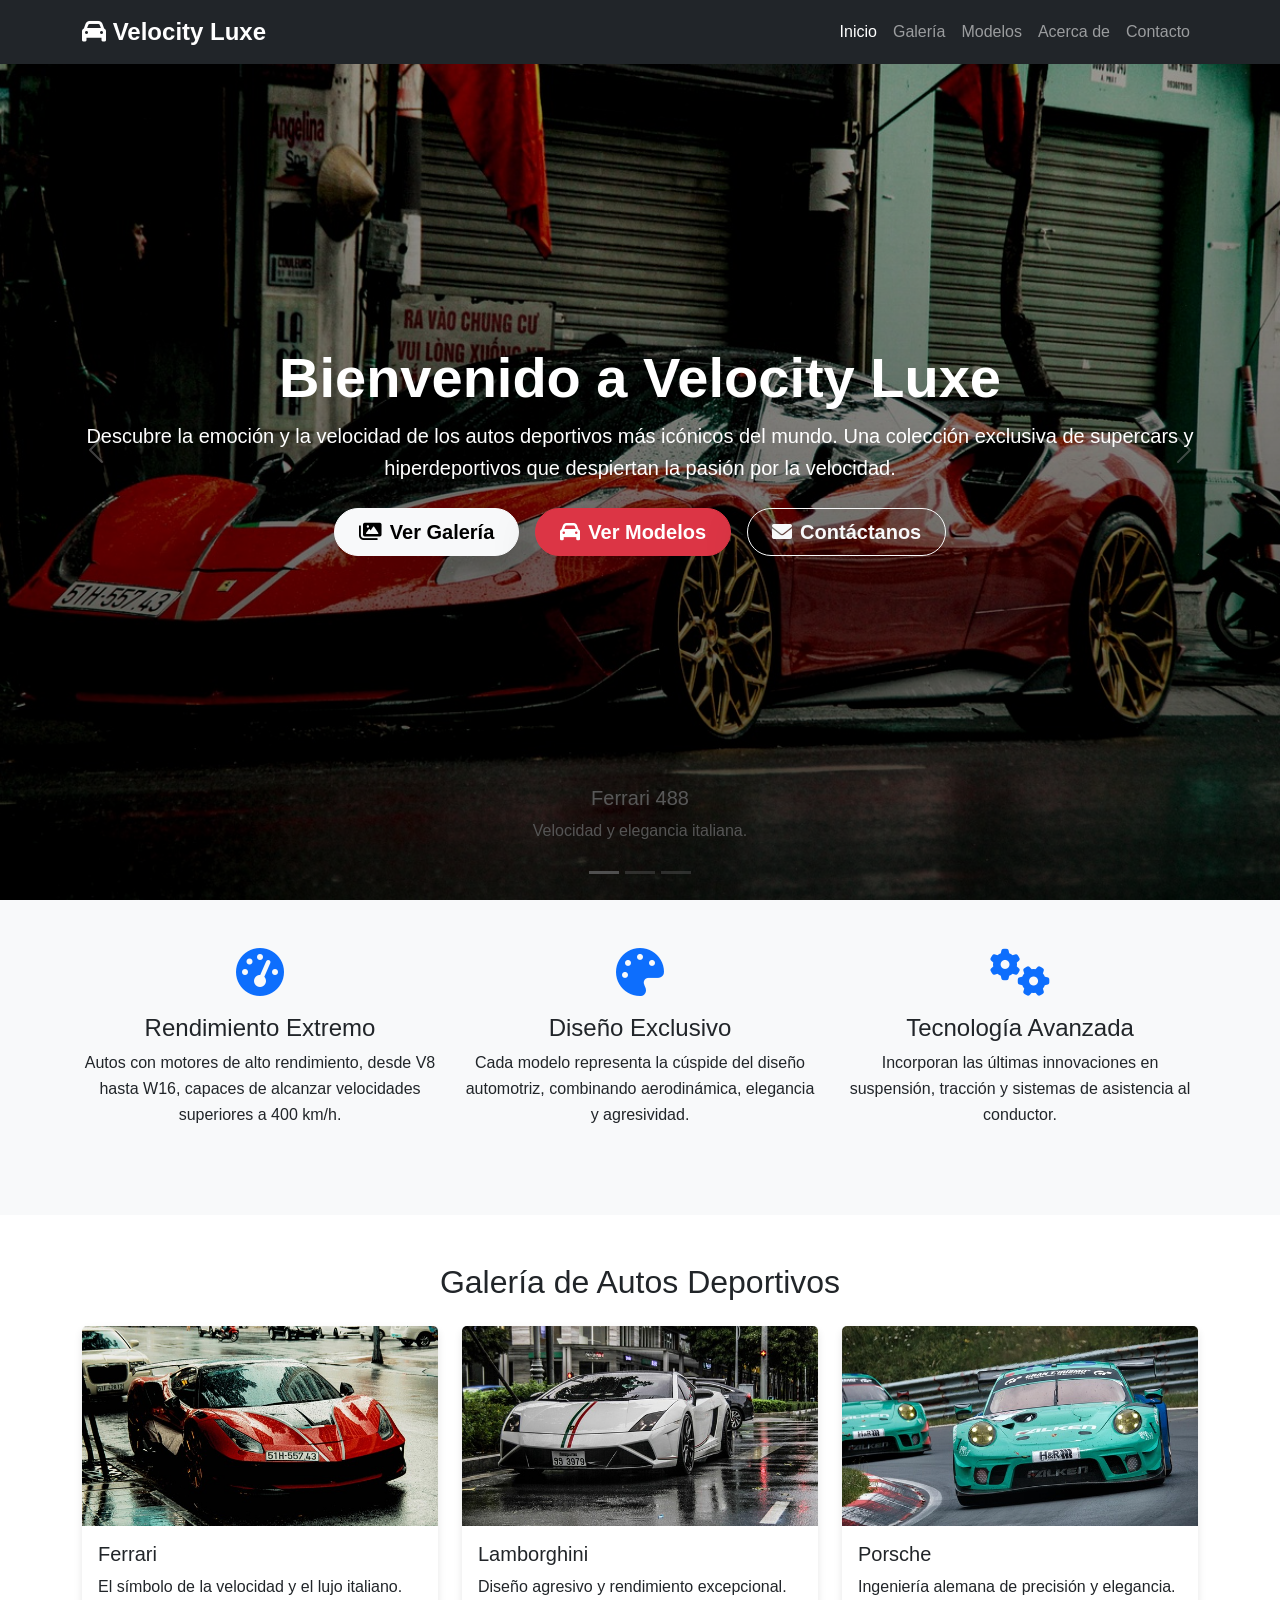
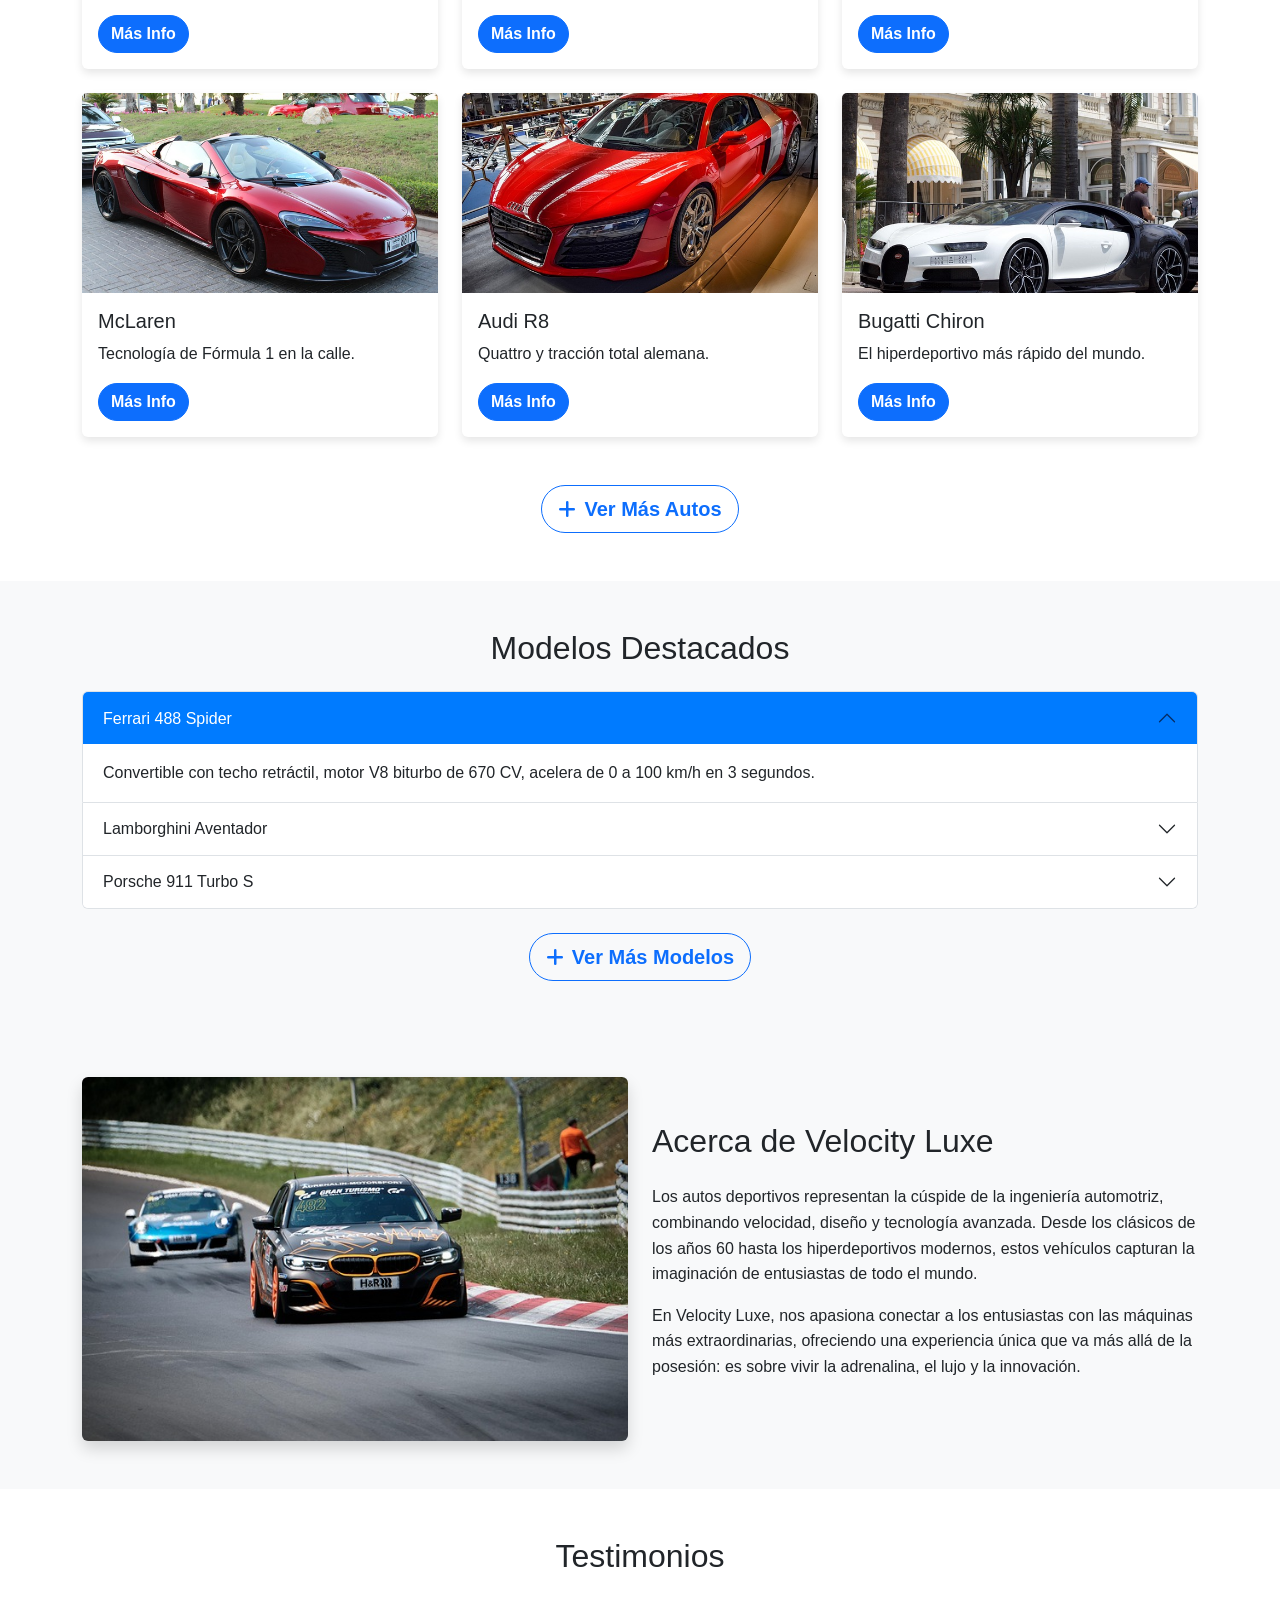
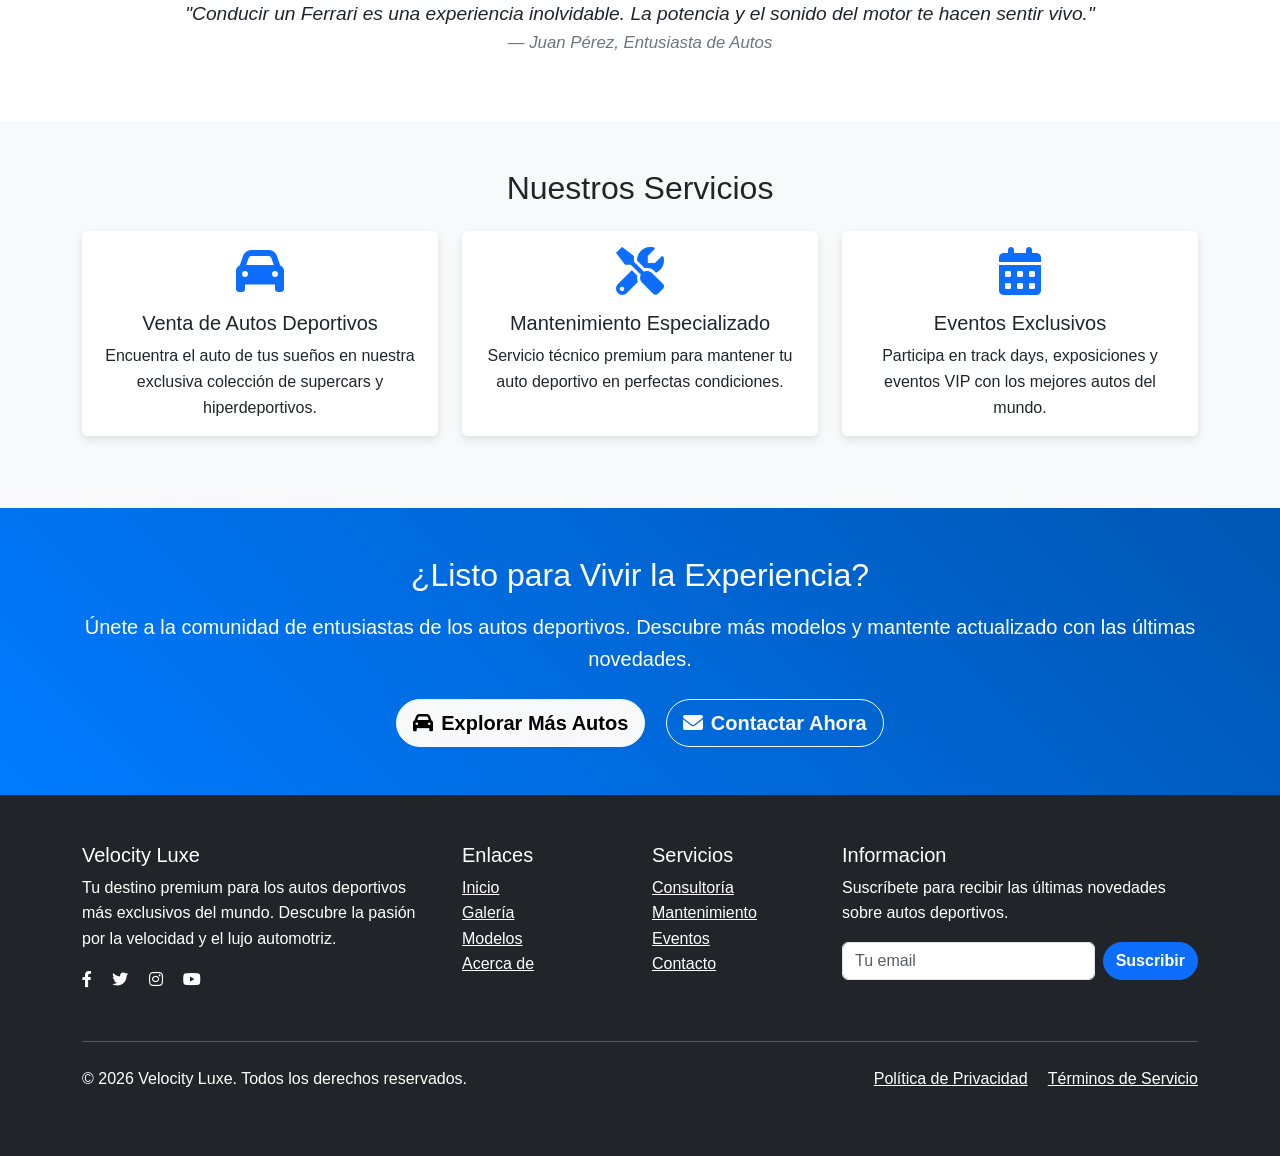
<file: bootstrap/index.html>
<!DOCTYPE html>
<html lang="es">
<head>
    <meta charset="UTF-8">
    <meta name="viewport" content="width=device-width, initial-scale=1.0">
    <meta name="description" content="Descubre la colección más exclusiva de autos deportivos del mundo. Galerías, modelos y testimonios de los vehículos más icónicos.">
    <meta name="keywords" content="autos deportivos, Ferrari, Lamborghini, Porsche, supercars, hiperdeportivos">
    <meta name="author" content="Velocity Luxe">
    <title>Velocity Luxe - Autos Deportivos Premium</title>
    <!-- Bootstrap CSS -->
    <link href="https://cdn.jsdelivr.net/npm/bootstrap@5.3.0/dist/css/bootstrap.min.css" rel="stylesheet">
    <!-- Font Awesome for icons -->
    <link rel="stylesheet" href="https://cdnjs.cloudflare.com/ajax/libs/font-awesome/6.0.0/css/all.min.css">
    <!-- Custom CSS -->
    <link href="css/custom.css" rel="stylesheet">
</head>
<body>
    <!-- Header -->
    <nav class="navbar navbar-expand-lg navbar-dark bg-dark fixed-top">
        <div class="container">
            <a class="navbar-brand" href="index.html">
                <i class="fas fa-car"></i> Velocity Luxe
            </a>
            <button class="navbar-toggler" type="button" data-bs-toggle="collapse" data-bs-target="#navbarNav" aria-controls="navbarNav" aria-expanded="false" aria-label="Toggle navigation">
                <span class="navbar-toggler-icon"></span>
            </button>
            <div class="collapse navbar-collapse" id="navbarNav">
                <ul class="navbar-nav ms-auto">
                    <li class="nav-item">
                        <a class="nav-link active" href="index.html">Inicio</a>
                    </li>
                    <li class="nav-item">
                        <a class="nav-link" href="galeria.html">Galería</a>
                    </li>
                    <li class="nav-item">
                        <a class="nav-link" href="modelos.html">Modelos</a>
                    </li>
                    <li class="nav-item">
                        <a class="nav-link" href="acerca.html">Acerca de</a>
                    </li>
                    <li class="nav-item">
                        <a class="nav-link" href="contacto.html">Contacto</a>
                    </li>
                </ul>
            </div>
        </div>
    </nav>

    <main>
    <!-- Hero Section -->
    <section id="home" class="hero">
        <div id="heroCarousel" class="carousel slide" data-bs-ride="carousel">
            <div class="carousel-indicators">
                <button type="button" data-bs-target="#heroCarousel" data-bs-slide-to="0" class="active" aria-current="true" aria-label="Slide 1"></button>
                <button type="button" data-bs-target="#heroCarousel" data-bs-slide-to="1" aria-label="Slide 2"></button>
                <button type="button" data-bs-target="#heroCarousel" data-bs-slide-to="2" aria-label="Slide 3"></button>
            </div>
            <div class="carousel-inner">
                <div class="carousel-item active">
                    <img src="../Image/ferrari-hero.jpg" class="d-block w-100" alt="Ferrari 488">
                    <div class="carousel-caption d-none d-md-block">
                        <h5>Ferrari 488</h5>
                        <p>Velocidad y elegancia italiana.</p>
                    </div>
                </div>
                <div class="carousel-item">
                    <img src="../Image/lamborghini-hero.jpg" class="d-block w-100" alt="Lamborghini Huracan">
                    <div class="carousel-caption d-none d-md-block">
                        <h5>Lamborghini Huracan</h5>
                        <p>Diseño agresivo y potencia extrema.</p>
                    </div>
                </div>
                <div class="carousel-item">
                    <img src="../Image/porsche-hero.jpg" class="d-block w-100" alt="Porsche 911">
                    <div class="carousel-caption d-none d-md-block">
                        <h5>Porsche 911</h5>
                        <p>Ingeniería de precisión alemana.</p>
                    </div>
                </div>
            </div>
            <button class="carousel-control-prev" type="button" data-bs-target="#heroCarousel" data-bs-slide="prev">
                <span class="carousel-control-prev-icon" aria-hidden="true"></span>
                <span class="visually-hidden">Previous</span>
            </button>
            <button class="carousel-control-next" type="button" data-bs-target="#heroCarousel" data-bs-slide="next">
                <span class="carousel-control-next-icon" aria-hidden="true"></span>
                <span class="visually-hidden">Next</span>
            </button>
        </div>
        <div class="hero-overlay text-white text-center py-5" style="background: linear-gradient(to bottom, rgba(0,0,0,0.3), rgba(0,0,0,0.7)); padding-top: 80px;">
            <div class="container">
                <h1 class="display-4 fw-bold">Bienvenido a Velocity Luxe</h1>
                <p class="lead mb-4">Descubre la emoción y la velocidad de los autos deportivos más icónicos del mundo. Una colección exclusiva de supercars y hiperdeportivos que despiertan la pasión por la velocidad.</p>
                <div class="d-flex justify-content-center gap-3 flex-wrap">
                    <a href="galeria.html" class="btn btn-light btn-lg px-4 shadow-lg">
                        <i class="fas fa-images me-2"></i>Ver Galería
                    </a>
                    <a href="modelos.html" class="btn btn-danger btn-lg px-4 shadow-lg">
                        <i class="fas fa-car me-2"></i>Ver Modelos
                    </a>
                    <a href="contacto.html" class="btn btn-outline-light btn-lg px-4 shadow-lg">
                        <i class="fas fa-envelope me-2"></i>Contáctanos
                    </a>
                </div>
            </div>
        </div>
    </section>

    <!-- Features Section -->
    <section class="py-5 bg-light">
        <div class="container">
            <div class="row text-center">
                <div class="col-lg-4 mb-4">
                    <div class="feature-icon mb-3">
                        <i class="fas fa-tachometer-alt fa-3x text-primary"></i>
                    </div>
                    <h4>Rendimiento Extremo</h4>
                    <p>Autos con motores de alto rendimiento, desde V8 hasta W16, capaces de alcanzar velocidades superiores a 400 km/h.</p>
                </div>
                <div class="col-lg-4 mb-4">
                    <div class="feature-icon mb-3">
                        <i class="fas fa-palette fa-3x text-primary"></i>
                    </div>
                    <h4>Diseño Exclusivo</h4>
                    <p>Cada modelo representa la cúspide del diseño automotriz, combinando aerodinámica, elegancia y agresividad.</p>
                </div>
                <div class="col-lg-4 mb-4">
                    <div class="feature-icon mb-3">
                        <i class="fas fa-cogs fa-3x text-primary"></i>
                    </div>
                    <h4>Tecnología Avanzada</h4>
                    <p>Incorporan las últimas innovaciones en suspensión, tracción y sistemas de asistencia al conductor.</p>
                </div>
            </div>
        </div>
    </section>

    <!-- Galería -->
    <section id="galeria" class="py-5">
        <div class="container">
            <h2 class="text-center mb-4">Galería de Autos Deportivos</h2>
            <div class="row">
                <div class="col-md-4 mb-4">
                    <div class="card">
                        <img src="../Image/ferrari.jpg" class="card-img-top" alt="Ferrari">
                        <div class="card-body">
                            <h5 class="card-title">Ferrari</h5>
                            <p class="card-text">El símbolo de la velocidad y el lujo italiano.</p>
                            <button class="btn btn-primary" data-bs-toggle="modal" data-bs-target="#ferrariModal">Más Info</button>
                        </div>
                    </div>
                </div>
                <div class="col-md-4 mb-4">
                    <div class="card">
                        <img src="../Image/lamborghini.jpg" class="card-img-top" alt="Lamborghini">
                        <div class="card-body">
                            <h5 class="card-title">Lamborghini</h5>
                            <p class="card-text">Diseño agresivo y rendimiento excepcional.</p>
                            <button class="btn btn-primary" data-bs-toggle="modal" data-bs-target="#lamboModal">Más Info</button>
                        </div>
                    </div>
                </div>
                <div class="col-md-4 mb-4">
                    <div class="card">
                        <img src="../Image/porsche.jpg" class="card-img-top" alt="Porsche">
                        <div class="card-body">
                            <h5 class="card-title">Porsche</h5>
                            <p class="card-text">Ingeniería alemana de precisión y elegancia.</p>
                            <button class="btn btn-primary" data-bs-toggle="modal" data-bs-target="#porscheModal">Más Info</button>
                        </div>
                    </div>
                </div>
                <div class="col-md-4 mb-4">
                    <div class="card">
                        <img src="../Image/mclaren.jpg" class="card-img-top" alt="McLaren">
                        <div class="card-body">
                            <h5 class="card-title">McLaren</h5>
                            <p class="card-text">Tecnología de Fórmula 1 en la calle.</p>
                            <button class="btn btn-primary" data-bs-toggle="modal" data-bs-target="#mclarenModal">Más Info</button>
                        </div>
                    </div>
                </div>
                <div class="col-md-4 mb-4">
                    <div class="card">
                        <img src="../Image/audi-r8.jpg" class="card-img-top" alt="Audi R8">
                        <div class="card-body">
                            <h5 class="card-title">Audi R8</h5>
                            <p class="card-text">Quattro y tracción total alemana.</p>
                            <button class="btn btn-primary" data-bs-toggle="modal" data-bs-target="#audiModal">Más Info</button>
                        </div>
                    </div>
                </div>
                <div class="col-md-4 mb-4">
                    <div class="card">
                        <img src="../Image/Bugatti-Chiron.jpg" class="card-img-top" alt="Bugatti Chiron">
                        <div class="card-body">
                            <h5 class="card-title">Bugatti Chiron</h5>
                            <p class="card-text">El hiperdeportivo más rápido del mundo.</p>
                            <button class="btn btn-primary" data-bs-toggle="modal" data-bs-target="#bugattiModal">Más Info</button>
                        </div>
                    </div>
                </div>
            </div>
            <div class="text-center mt-4">
                <a href="galeria.html" class="btn btn-outline-primary btn-lg">
                    <i class="fas fa-plus me-2"></i>Ver Más Autos
                </a>
            </div>
        </div>
    </section>

    <!-- Modales -->
    <div class="modal fade" id="ferrariModal" tabindex="-1" aria-labelledby="ferrariModalLabel" aria-hidden="true">
        <div class="modal-dialog">
            <div class="modal-content">
                <div class="modal-header">
                    <h5 class="modal-title" id="ferrariModalLabel">Ferrari 488</h5>
                    <button type="button" class="btn-close" data-bs-dismiss="modal" aria-label="Close"></button>
                </div>
                <div class="modal-body">
                    <img src="../Image/ferrari-modal.jpg" class="img-fluid mb-3" alt="Ferrari 488">
                    <p>El Ferrari 488 es un automóvil superdeportivo de motor central-trasero montado longitudinalmente y de tracción trasera, con un motor V8 biturbo de 3.9 litros que produce 670 CV. Acelera de 0 a 100 km/h en 3.0 segundos y alcanza una velocidad máxima de 330 km/h.</p>
                    <div class="row mt-3">
                        <div class="col-6">
                            <strong>Motor:</strong> V8 3.9L Twin-Turbo<br>
                            <strong>Potencia:</strong> 670 CV<br>
                            <strong>0-100 km/h:</strong> 3.0s
                        </div>
                        <div class="col-6">
                            <strong>Velocidad Máx:</strong> 330 km/h<br>
                            <strong>Tracción:</strong> Trasera<br>
                            <strong>Peso:</strong> 1,370 kg
                        </div>
                    </div>
                </div>
            </div>
        </div>
    </div>

    <div class="modal fade" id="lamboModal" tabindex="-1" aria-labelledby="lamboModalLabel" aria-hidden="true">
        <div class="modal-dialog">
            <div class="modal-content">
                <div class="modal-header">
                    <h5 class="modal-title" id="lamboModalLabel">Lamborghini Huracan</h5>
                    <button type="button" class="btn-close" data-bs-dismiss="modal" aria-label="Close"></button>
                </div>
                <div class="modal-body">
                    <img src="../Image/lamborghini-modal.jpg" class="img-fluid mb-3" alt="Lamborghini Huracan">
                    <p>El Lamborghini Huracán es un automóvil superdeportivo con motor V10 atmosférico de 5.2 litros que desarrolla 640 CV. Es conocido por su diseño agresivo y su rendimiento en pista. Acelera de 0 a 100 km/h en 3.2 segundos y alcanza una velocidad máxima de 325 km/h.</p>
                    <div class="row mt-3">
                        <div class="col-6">
                            <strong>Motor:</strong> V10 5.2L<br>
                            <strong>Potencia:</strong> 640 CV<br>
                            <strong>0-100 km/h:</strong> 3.2s
                        </div>
                        <div class="col-6">
                            <strong>Velocidad Máx:</strong> 325 km/h<br>
                            <strong>Tracción:</strong> Trasera<br>
                            <strong>Peso:</strong> 1,422 kg
                        </div>
                    </div>
                </div>
            </div>
        </div>
    </div>

    <div class="modal fade" id="porscheModal" tabindex="-1" aria-labelledby="porscheModalLabel" aria-hidden="true">
        <div class="modal-dialog">
            <div class="modal-content">
                <div class="modal-header">
                    <h5 class="modal-title" id="porscheModalLabel">Porsche 911</h5>
                    <button type="button" class="btn-close" data-bs-dismiss="modal" aria-label="Close"></button>
                </div>
                <div class="modal-body">
                    <img src="../Image/porsche-modal.jpg" class="img-fluid mb-3" alt="Porsche 911">
                    <p>El Porsche 911 es un ícono de los autos deportivos, con motor bóxer de seis cilindros montado en la parte trasera. Ha evolucionado a lo largo de décadas manteniendo su esencia de alto rendimiento y precisión alemana. Acelera de 0 a 100 km/h en 4.0 segundos y alcanza velocidades superiores a 300 km/h.</p>
                    <div class="row mt-3">
                        <div class="col-6">
                            <strong>Motor:</strong> Boxer 6 cilindros<br>
                            <strong>Potencia:</strong> 450-650 CV<br>
                            <strong>0-100 km/h:</strong> 4.0s
                        </div>
                        <div class="col-6">
                            <strong>Velocidad Máx:</strong> 300+ km/h<br>
                            <strong>Tracción:</strong> Trasera/AWD<br>
                            <strong>Peso:</strong> 1,380-1,500 kg
                        </div>
                    </div>
                </div>
            </div>
        </div>
    </div>

    <div class="modal fade" id="mclarenModal" tabindex="-1" aria-labelledby="mclarenModalLabel" aria-hidden="true">
        <div class="modal-dialog">
            <div class="modal-content">
                <div class="modal-header">
                    <h5 class="modal-title" id="mclarenModalLabel">McLaren 720S</h5>
                    <button type="button" class="btn-close" data-bs-dismiss="modal" aria-label="Close"></button>
                </div>
                <div class="modal-body">
                    <img src="../Image/mclaren-modal.jpg" class="img-fluid mb-3" alt="McLaren 720S">
                    <p>El McLaren 720S cuenta con un motor V8 biturbo de 4.0 litros que produce 710 CV. Incorpora tecnología avanzada de la Fórmula 1 para un rendimiento excepcional. Acelera de 0 a 100 km/h en 2.9 segundos y alcanza una velocidad máxima de 341 km/h.</p>
                    <div class="row mt-3">
                        <div class="col-6">
                            <strong>Motor:</strong> V8 4.0L Twin-Turbo<br>
                            <strong>Potencia:</strong> 710 CV<br>
                            <strong>0-100 km/h:</strong> 2.9s
                        </div>
                        <div class="col-6">
                            <strong>Velocidad Máx:</strong> 341 km/h<br>
                            <strong>Tracción:</strong> Trasera<br>
                            <strong>Peso:</strong> 1,283 kg
                        </div>
                    </div>
                </div>
            </div>
        </div>
    </div>

    <div class="modal fade" id="audiModal" tabindex="-1" aria-labelledby="audiModalLabel" aria-hidden="true">
        <div class="modal-dialog">
            <div class="modal-content">
                <div class="modal-header">
                    <h5 class="modal-title" id="audiModalLabel">Audi R8</h5>
                    <button type="button" class="btn-close" data-bs-dismiss="modal" aria-label="Close"></button>
                </div>
                <div class="modal-body">
                    <img src="../Image/audi-modal.jpg" class="img-fluid mb-3" alt="Audi R8">
                    <p>El Audi R8 es un superdeportivo con motor V10 atmosférico de 5.2 litros y tracción quattro. Combina lujo y rendimiento con tecnología Audi avanzada. Acelera de 0 a 100 km/h en 3.5 segundos y alcanza una velocidad máxima de 320 km/h.</p>
                    <div class="row mt-3">
                        <div class="col-6">
                            <strong>Motor:</strong> V10 5.2L<br>
                            <strong>Potencia:</strong> 620 CV<br>
                            <strong>0-100 km/h:</strong> 3.5s
                        </div>
                        <div class="col-6">
                            <strong>Velocidad Máx:</strong> 320 km/h<br>
                            <strong>Tracción:</strong> Quattro AWD<br>
                            <strong>Peso:</strong> 1,695 kg
                        </div>
                    </div>
                </div>
            </div>
        </div>
    </div>

    <div class="modal fade" id="bugattiModal" tabindex="-1" aria-labelledby="bugattiModalLabel" aria-hidden="true">
        <div class="modal-dialog">
            <div class="modal-content">
                <div class="modal-header">
                    <h5 class="modal-title" id="bugattiModalLabel">Bugatti Chiron</h5>
                    <button type="button" class="btn-close" data-bs-dismiss="modal" aria-label="Close"></button>
                </div>
                <div class="modal-body">
                    <img src="../Image/bugatti-modal.jpg" class="img-fluid mb-3" alt="Bugatti Chiron">
                    <p>El Bugatti Chiron es el hiperdeportivo más rápido del mundo, con un motor W-16 quad-turbo de 8.0 litros que produce 1500 CV. Alcanza velocidades superiores a 400 km/h.</p>
                </div>
            </div>
        </div>
    </div>

    <!-- Modelos Destacados -->
    <section id="modelos" class="py-5 bg-light">
        <div class="container">
            <h2 class="text-center mb-4">Modelos Destacados</h2>
            <div class="accordion" id="modelosAccordion">
                <div class="accordion-item">
                    <h2 class="accordion-header" id="headingOne">
                        <button class="accordion-button" type="button" data-bs-toggle="collapse" data-bs-target="#collapseOne" aria-expanded="true" aria-controls="collapseOne">
                            Ferrari 488 Spider
                        </button>
                    </h2>
                    <div id="collapseOne" class="accordion-collapse collapse show" aria-labelledby="headingOne" data-bs-parent="#modelosAccordion">
                        <div class="accordion-body">
                            Convertible con techo retráctil, motor V8 biturbo de 670 CV, acelera de 0 a 100 km/h en 3 segundos.
                        </div>
                    </div>
                </div>
                <div class="accordion-item">
                    <h2 class="accordion-header" id="headingTwo">
                        <button class="accordion-button collapsed" type="button" data-bs-toggle="collapse" data-bs-target="#collapseTwo" aria-expanded="false" aria-controls="collapseTwo">
                            Lamborghini Aventador
                        </button>
                    </h2>
                    <div id="collapseTwo" class="accordion-collapse collapse" aria-labelledby="headingTwo" data-bs-parent="#modelosAccordion">
                        <div class="accordion-body">
                            Motor V12 atmosférico de 6.5 litros con 700 CV, diseño icónico y sonido inconfundible.
                        </div>
                    </div>
                </div>
                <div class="accordion-item">
                    <h2 class="accordion-header" id="headingThree">
                        <button class="accordion-button collapsed" type="button" data-bs-toggle="collapse" data-bs-target="#collapseThree" aria-expanded="false" aria-controls="collapseThree">
                            Porsche 911 Turbo S
                        </button>
                    </h2>
                    <div id="collapseThree" class="accordion-collapse collapse" aria-labelledby="headingThree" data-bs-parent="#modelosAccordion">
                        <div class="accordion-body">
                            Versión turbo del 911 con 650 CV, tracción integral y suspensión adaptativa.
                        </div>
                    </div>
                </div>
            </div>
            <div class="text-center mt-4">
                <a href="modelos.html" class="btn btn-outline-primary btn-lg">
                    <i class="fas fa-plus me-2"></i>Ver Más Modelos
                </a>
            </div>
        </div>
    </section>
    <section id="acerca" class="bg-light py-5">
        <div class="container">
            <div class="row" style="display: flex; align-items: stretch;">
                <div class="col-md-6 mb-4 mb-md-0">
                    <img src="../Image/acerca-de.jpg" class="rounded shadow" style="width: 100%; height: 100%; object-fit: cover;" alt="Ferrari Deportivo">
                </div>
                <div class="col-md-6 d-flex flex-column justify-content-center">
                    <h2 class="mb-4">Acerca de Velocity Luxe</h2>
                    <p>Los autos deportivos representan la cúspide de la ingeniería automotriz, combinando velocidad, diseño y tecnología avanzada. Desde los clásicos de los años 60 hasta los hiperdeportivos modernos, estos vehículos capturan la imaginación de entusiastas de todo el mundo.</p>
                    <p>En Velocity Luxe, nos apasiona conectar a los entusiastas con las máquinas más extraordinarias, ofreciendo una experiencia única que va más allá de la posesión: es sobre vivir la adrenalina, el lujo y la innovación.</p>
                </div>
            </div>
        </div>
    </section>

    <!-- Testimonios -->
    <section id="testimonios" class="py-5">
        <div class="container">
            <h2 class="text-center mb-4">Testimonios</h2>
            <div id="testimoniosCarousel" class="carousel slide" data-bs-ride="carousel">
                <div class="carousel-inner">
                    <div class="carousel-item active">
                        <div class="text-center">
                            <blockquote class="blockquote">
                                <p>"Conducir un Ferrari es una experiencia inolvidable. La potencia y el sonido del motor te hacen sentir vivo."</p>
                                <footer class="blockquote-footer">Juan Pérez, <cite title="Source Title">Entusiasta de Autos</cite></footer>
                            </blockquote>
                        </div>
                    </div>
                    <div class="carousel-item">
                        <div class="text-center">
                            <blockquote class="blockquote">
                                <p>"El Lamborghini Huracan combina belleza y rendimiento de manera perfecta. ¡Increíble!"</p>
                                <footer class="blockquote-footer">María García, <cite title="Source Title">Coleccionista</cite></footer>
                            </blockquote>
                        </div>
                    </div>
                    <div class="carousel-item">
                        <div class="text-center">
                            <blockquote class="blockquote">
                                <p>"Porsche representa la excelencia en ingeniería. Cada modelo es una obra maestra."</p>
                                <footer class="blockquote-footer">Carlos López, <cite title="Source Title">Piloto Amateur</cite></footer>
                            </blockquote>
                        </div>
                    </div>
                    <div class="carousel-item">
                        <div class="text-center">
                            <blockquote class="blockquote">
                                <p>"El McLaren 720S es pura adrenalina. La tecnología de F1 en la calle es asombrosa."</p>
                                <footer class="blockquote-footer">Ana Rodríguez, <cite title="Source Title">Ingeniera Automotriz</cite></footer>
                            </blockquote>
                        </div>
                    </div>
                    <div class="carousel-item">
                        <div class="text-center">
                            <blockquote class="blockquote">
                                <p>"Bugatti Chiron: el rey de la velocidad. Una experiencia que supera todas las expectativas."</p>
                                <footer class="blockquote-footer">Luis Martínez, <cite title="Source Title">Empresario</cite></footer>
                            </blockquote>
                        </div>
                    </div>
                    <div class="carousel-item">
                        <div class="text-center">
                            <blockquote class="blockquote">
                                <p>"Koenigsegg redefine lo que significa ser rápido. Innovación sueca en su máxima expresión."</p>
                                <footer class="blockquote-footer">Sofia Hernández, <cite title="Source Title">Periodista Automotriz</cite></footer>
                            </blockquote>
                        </div>
                    </div>
                </div>
                <button class="carousel-control-prev" type="button" data-bs-target="#testimoniosCarousel" data-bs-slide="prev">
                    <span class="carousel-control-prev-icon" aria-hidden="true"></span>
                    <span class="visually-hidden">Previous</span>
                </button>
                <button class="carousel-control-next" type="button" data-bs-target="#testimoniosCarousel" data-bs-slide="next">
                    <span class="carousel-control-next-icon" aria-hidden="true"></span>
                    <span class="visually-hidden">Next</span>
                </button>
            </div>
        </div>
    </section>

    <!-- Servicios -->
    <section id="servicios" class="py-5 bg-light">
        <div class="container">
            <h2 class="text-center mb-4">Nuestros Servicios</h2>
            <div class="row">
                <div class="col-lg-4 mb-4">
                    <div class="card h-100">
                        <div class="card-body text-center">
                            <i class="fas fa-car fa-3x text-primary mb-3"></i>
                            <h5 class="card-title">Venta de Autos Deportivos</h5>
                            <p class="card-text">Encuentra el auto de tus sueños en nuestra exclusiva colección de supercars y hiperdeportivos.</p>
                        </div>
                    </div>
                </div>
                <div class="col-lg-4 mb-4">
                    <div class="card h-100">
                        <div class="card-body text-center">
                            <i class="fas fa-tools fa-3x text-primary mb-3"></i>
                            <h5 class="card-title">Mantenimiento Especializado</h5>
                            <p class="card-text">Servicio técnico premium para mantener tu auto deportivo en perfectas condiciones.</p>
                        </div>
                    </div>
                </div>
                <div class="col-lg-4 mb-4">
                    <div class="card h-100">
                        <div class="card-body text-center">
                            <i class="fas fa-calendar-alt fa-3x text-primary mb-3"></i>
                            <h5 class="card-title">Eventos Exclusivos</h5>
                            <p class="card-text">Participa en track days, exposiciones y eventos VIP con los mejores autos del mundo.</p>
                        </div>
                    </div>
                </div>
            </div>
        </div>
    </section>

    <!-- Call to Action -->
    <section class="bg-primary text-white py-5">
        <div class="container text-center">
            <h2 class="mb-3">¿Listo para Vivir la Experiencia?</h2>
            <p class="lead mb-4">Únete a la comunidad de entusiastas de los autos deportivos. Descubre más modelos y mantente actualizado con las últimas novedades.</p>
            <a href="galeria.html" class="btn btn-light btn-lg me-3">
                <i class="fas fa-car me-2"></i>Explorar Más Autos
            </a>
            <a href="contacto.html" class="btn btn-outline-light btn-lg">
                <i class="fas fa-envelope me-2"></i>Contactar Ahora
            </a>
        </div>
    </section>

    </main>
    <!-- Footer -->
    <footer class="bg-dark text-white py-5">
        <div class="container">
            <div class="row">
                <div class="col-lg-4 mb-4">
                    <h5>Velocity Luxe</h5>
                    <p>Tu destino premium para los autos deportivos más exclusivos del mundo. Descubre la pasión por la velocidad y el lujo automotriz.</p>
                    <div class="social-links">
                        <a href="#" class="text-white me-3"><i class="fab fa-facebook-f"></i></a>
                        <a href="#" class="text-white me-3"><i class="fab fa-twitter"></i></a>
                        <a href="#" class="text-white me-3"><i class="fab fa-instagram"></i></a>
                        <a href="#" class="text-white"><i class="fab fa-youtube"></i></a>
                    </div>
                </div>
                <div class="col-lg-2 mb-4">
                    <h5>Enlaces</h5>
                    <ul class="list-unstyled">
                        <li><a href="index.html" class="text-white">Inicio</a></li>
                        <li><a href="galeria.html" class="text-white">Galería</a></li>
                        <li><a href="modelos.html" class="text-white">Modelos</a></li>
                        <li><a href="acerca.html" class="text-white">Acerca de</a></li>
                    </ul>
                </div>
                <div class="col-lg-2 mb-4">
                    <h5>Servicios</h5>
                    <ul class="list-unstyled">
                        <li><a href="#" class="text-white">Consultoría</a></li>
                        <li><a href="#" class="text-white">Mantenimiento</a></li>
                        <li><a href="#" class="text-white">Eventos</a></li>
                        <li><a href="contacto.html" class="text-white">Contacto</a></li>
                    </ul>
                </div>
                <div class="col-lg-4 mb-4">
                    <h5>Informacion</h5>
                    <p>Suscríbete para recibir las últimas novedades sobre autos deportivos.</p>
                    <form class="d-flex">
                        <input class="form-control me-2" type="email" placeholder="Tu email">
                        <button class="btn btn-primary" type="submit">Suscribir</button>
                    </form>
                </div>
            </div>
            <hr class="my-4">
            <div class="row">
                <div class="col-md-6">
                    <p>&copy; 2026 Velocity Luxe. Todos los derechos reservados.</p>
                </div>
                <div class="col-md-6 text-md-end">
                    <a href="#" class="text-white me-3">Política de Privacidad</a>
                    <a href="#" class="text-white">Términos de Servicio</a>
                </div>
            </div>
        </div>
    </footer>

    <!-- Bootstrap JS -->
    <script src="https://cdn.jsdelivr.net/npm/bootstrap@5.3.0/dist/js/bootstrap.bundle.min.js"></script>
    <!-- Custom JS -->
    <script src="js/custom.js"></script>
</body>
</html>
</file>
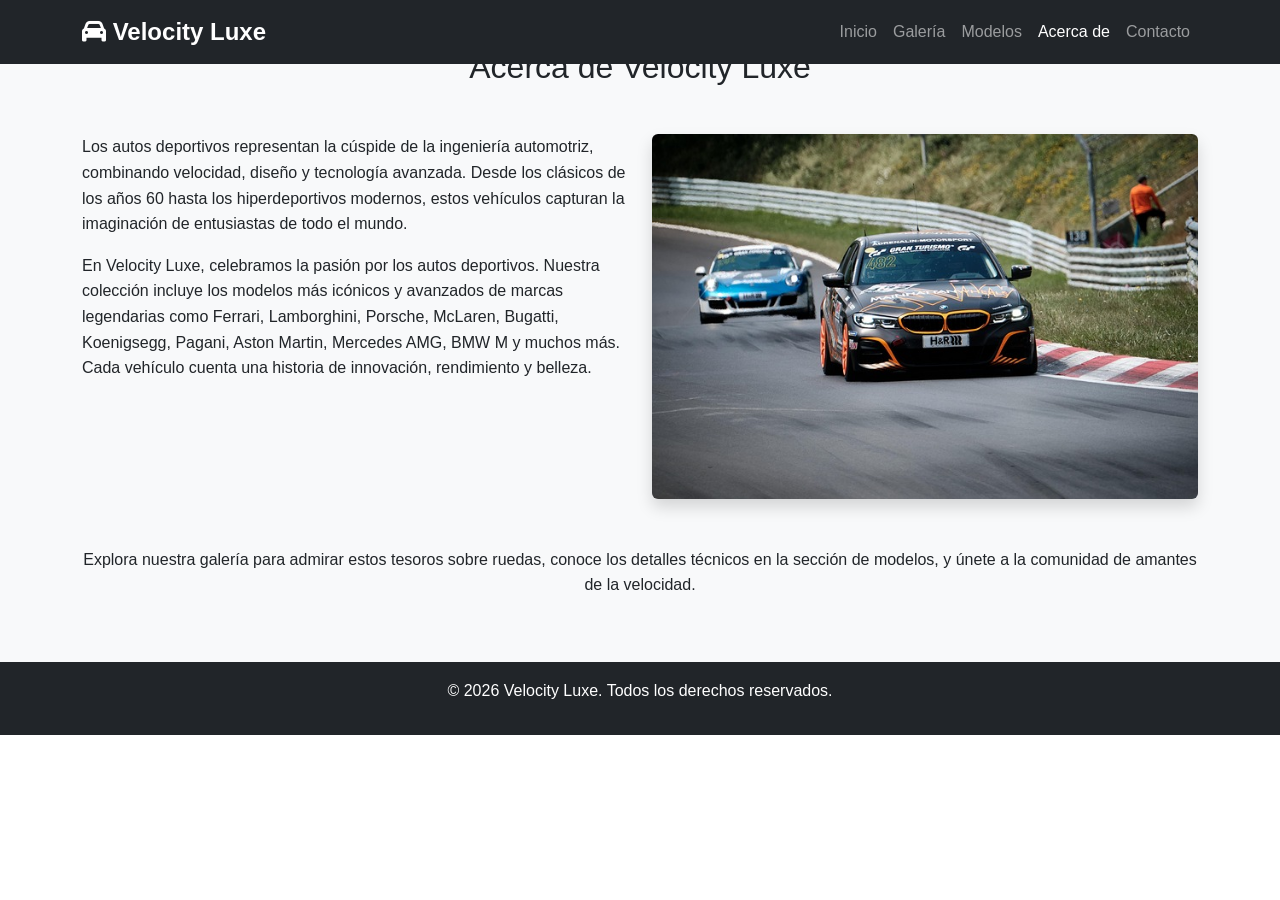
<file: bootstrap/acerca.html>
<!DOCTYPE html>
<html lang="es">
<head>
    <meta charset="UTF-8">
    <meta name="viewport" content="width=device-width, initial-scale=1.0">
    <meta name="description" content="Acerca de Velocity Luxe. Nuestra pasión por los autos deportivos y la colección más exclusiva del mundo.">
    <meta name="keywords" content="acerca de, Velocity Luxe, autos deportivos, historia">
    <meta name="author" content="Velocity Luxe">
    <title>Acerca de - Velocity Luxe</title>
    <!-- Bootstrap CSS -->
    <link href="https://cdn.jsdelivr.net/npm/bootstrap@5.3.0/dist/css/bootstrap.min.css" rel="stylesheet">
    <!-- Font Awesome for icons -->
    <link rel="stylesheet" href="https://cdnjs.cloudflare.com/ajax/libs/font-awesome/6.0.0/css/all.min.css">
    <!-- Custom CSS -->
    <link href="css/custom.css" rel="stylesheet">
</head>
<body>
    <!-- Header -->
    <nav class="navbar navbar-expand-lg navbar-dark bg-dark fixed-top">
        <div class="container">
            <a class="navbar-brand" href="index.html">
                <i class="fas fa-car"></i> Velocity Luxe
            </a>
            <button class="navbar-toggler" type="button" data-bs-toggle="collapse" data-bs-target="#navbarNav" aria-controls="navbarNav" aria-expanded="false" aria-label="Toggle navigation">
                <span class="navbar-toggler-icon"></span>
            </button>
            <div class="collapse navbar-collapse" id="navbarNav">
                <ul class="navbar-nav ms-auto">
                    <li class="nav-item">
                        <a class="nav-link" href="index.html">Inicio</a>
                    </li>
                    <li class="nav-item">
                        <a class="nav-link" href="galeria.html">Galería</a>
                    </li>
                    <li class="nav-item">
                        <a class="nav-link" href="modelos.html">Modelos</a>
                    </li>
                    <li class="nav-item">
                        <a class="nav-link active" href="acerca.html">Acerca de</a>
                    </li>
                    <li class="nav-item">

                        <a class="nav-link" href="contacto.html">Contacto</a>
                    </li>
                </ul>
            </div>
        </div>
    </nav>

    <section id="acerca" class="bg-light py-5" style="padding-top: 100px;">
        <div class="container">
            <h2 class="text-center mb-5">Acerca de Velocity Luxe</h2>
            <div class="row">
                <div class="col-lg-6">
                    <p>Los autos deportivos representan la cúspide de la ingeniería automotriz, combinando velocidad, diseño y tecnología avanzada. Desde los clásicos de los años 60 hasta los hiperdeportivos modernos, estos vehículos capturan la imaginación de entusiastas de todo el mundo.</p>
                    <p>En Velocity Luxe, celebramos la pasión por los autos deportivos. Nuestra colección incluye los modelos más icónicos y avanzados de marcas legendarias como Ferrari, Lamborghini, Porsche, McLaren, Bugatti, Koenigsegg, Pagani, Aston Martin, Mercedes AMG, BMW M y muchos más. Cada vehículo cuenta una historia de innovación, rendimiento y belleza.</p>
                </div>
                <div class="col-lg-6">
                    <img src="../Image/acerca-de.jpg" class="img-fluid rounded shadow" alt="Autos Deportivos">
                </div>
            </div>
            <div class="text-center mt-5">
                <p>Explora nuestra galería para admirar estos tesoros sobre ruedas, conoce los detalles técnicos en la sección de modelos, y únete a la comunidad de amantes de la velocidad.</p>
            </div>
        </div>
    </section>
        </div>
    </section>

    <!-- Footer -->
    <footer class="bg-dark text-white text-center py-3">
        <div class="container">
            <p>&copy; 2026 Velocity Luxe. Todos los derechos reservados.</p>
        </div>
    </footer>

    <!-- Bootstrap JS -->
    <script src="https://cdn.jsdelivr.net/npm/bootstrap@5.3.0/dist/js/bootstrap.bundle.min.js"></script>
    <!-- Custom JS -->
    <script src="js/custom.js"></script>
</body>
</html>
</file>
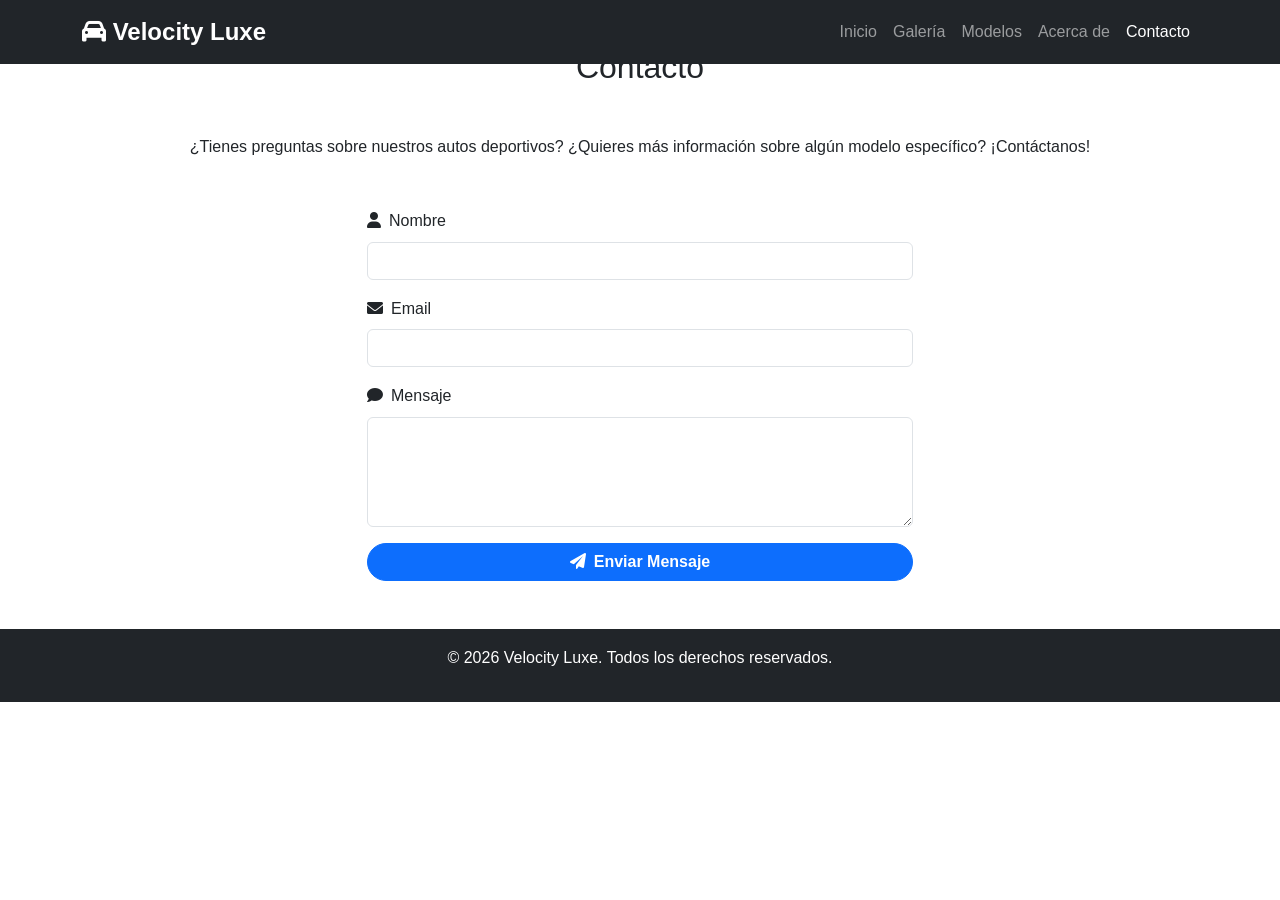
<file: bootstrap/contacto.html>
<!DOCTYPE html>
<html lang="es">
<head>
    <meta charset="UTF-8">
    <meta name="viewport" content="width=device-width, initial-scale=1.0">
    <meta name="description" content="Contacto Velocity Luxe. Ponte en contacto con nosotros para consultas sobre autos deportivos.">
    <meta name="keywords" content="contacto, Velocity Luxe, autos deportivos, consultas">
    <meta name="author" content="Velocity Luxe">
    <title>Contacto - Velocity Luxe</title>
    <!-- Bootstrap CSS -->
    <link href="https://cdn.jsdelivr.net/npm/bootstrap@5.3.0/dist/css/bootstrap.min.css" rel="stylesheet">
    <!-- Font Awesome for icons -->
    <link rel="stylesheet" href="https://cdnjs.cloudflare.com/ajax/libs/font-awesome/6.0.0/css/all.min.css">
    <!-- Custom CSS -->
    <link href="css/custom.css" rel="stylesheet">
</head>
<body>
    <!-- Header -->
    <nav class="navbar navbar-expand-lg navbar-dark bg-dark fixed-top">
        <div class="container">
            <a class="navbar-brand" href="index.html">
                <i class="fas fa-car"></i> Velocity Luxe
            </a>
            <button class="navbar-toggler" type="button" data-bs-toggle="collapse" data-bs-target="#navbarNav" aria-controls="navbarNav" aria-expanded="false" aria-label="Toggle navigation">
                <span class="navbar-toggler-icon"></span>
            </button>
            <div class="collapse navbar-collapse" id="navbarNav">
                <ul class="navbar-nav ms-auto">
                    <li class="nav-item">
                        <a class="nav-link" href="index.html">Inicio</a>
                    </li>
                    <li class="nav-item">
                        <a class="nav-link" href="galeria.html">Galería</a>
                    </li>
                    <li class="nav-item">
                        <a class="nav-link" href="modelos.html">Modelos</a>
                    </li>
                    <li class="nav-item">
                        <a class="nav-link" href="acerca.html">Acerca de</a>
                    </li>
                    <li class="nav-item">

                        <a class="nav-link active" href="contacto.html">Contacto</a>
                    </li>
                </ul>
            </div>
        </div>
    </nav>

    <!-- Contacto -->
    <section id="contacto" class="py-5" style="padding-top: 100px;">
        <div class="container">
            <h2 class="text-center mb-5">Contacto</h2>
            <p class="text-center mb-5">¿Tienes preguntas sobre nuestros autos deportivos? ¿Quieres más información sobre algún modelo específico? ¡Contáctanos!</p>
            <div class="row justify-content-center">
                <div class="col-md-6">
                    <form>
                        <div class="mb-3">
                            <label for="nombre" class="form-label">
                                <i class="fas fa-user me-2"></i>Nombre
                            </label>
                            <input type="text" class="form-control" id="nombre" required>
                        </div>
                        <div class="mb-3">
                            <label for="email" class="form-label">
                                <i class="fas fa-envelope me-2"></i>Email
                            </label>
                            <input type="email" class="form-control" id="email" required>
                        </div>
                        <div class="mb-3">
                            <label for="mensaje" class="form-label">
                                <i class="fas fa-comment me-2"></i>Mensaje
                            </label>
                            <textarea class="form-control" id="mensaje" rows="4" required></textarea>
                        </div>
                        <button type="submit" class="btn btn-primary w-100">
                            <i class="fas fa-paper-plane me-2"></i>Enviar Mensaje
                        </button>
                    </form>
                </div>
            </div>
        </div>
    </section>

    <!-- Footer -->
    <footer class="bg-dark text-white text-center py-3">
        <div class="container">
            <p>&copy; 2026 Velocity Luxe. Todos los derechos reservados.</p>
        </div>
    </footer>

    <!-- Bootstrap JS -->
    <script src="https://cdn.jsdelivr.net/npm/bootstrap@5.3.0/dist/js/bootstrap.bundle.min.js"></script>
    <!-- Custom JS -->
    <script src="js/custom.js"></script>
</body>
</html>
</file>
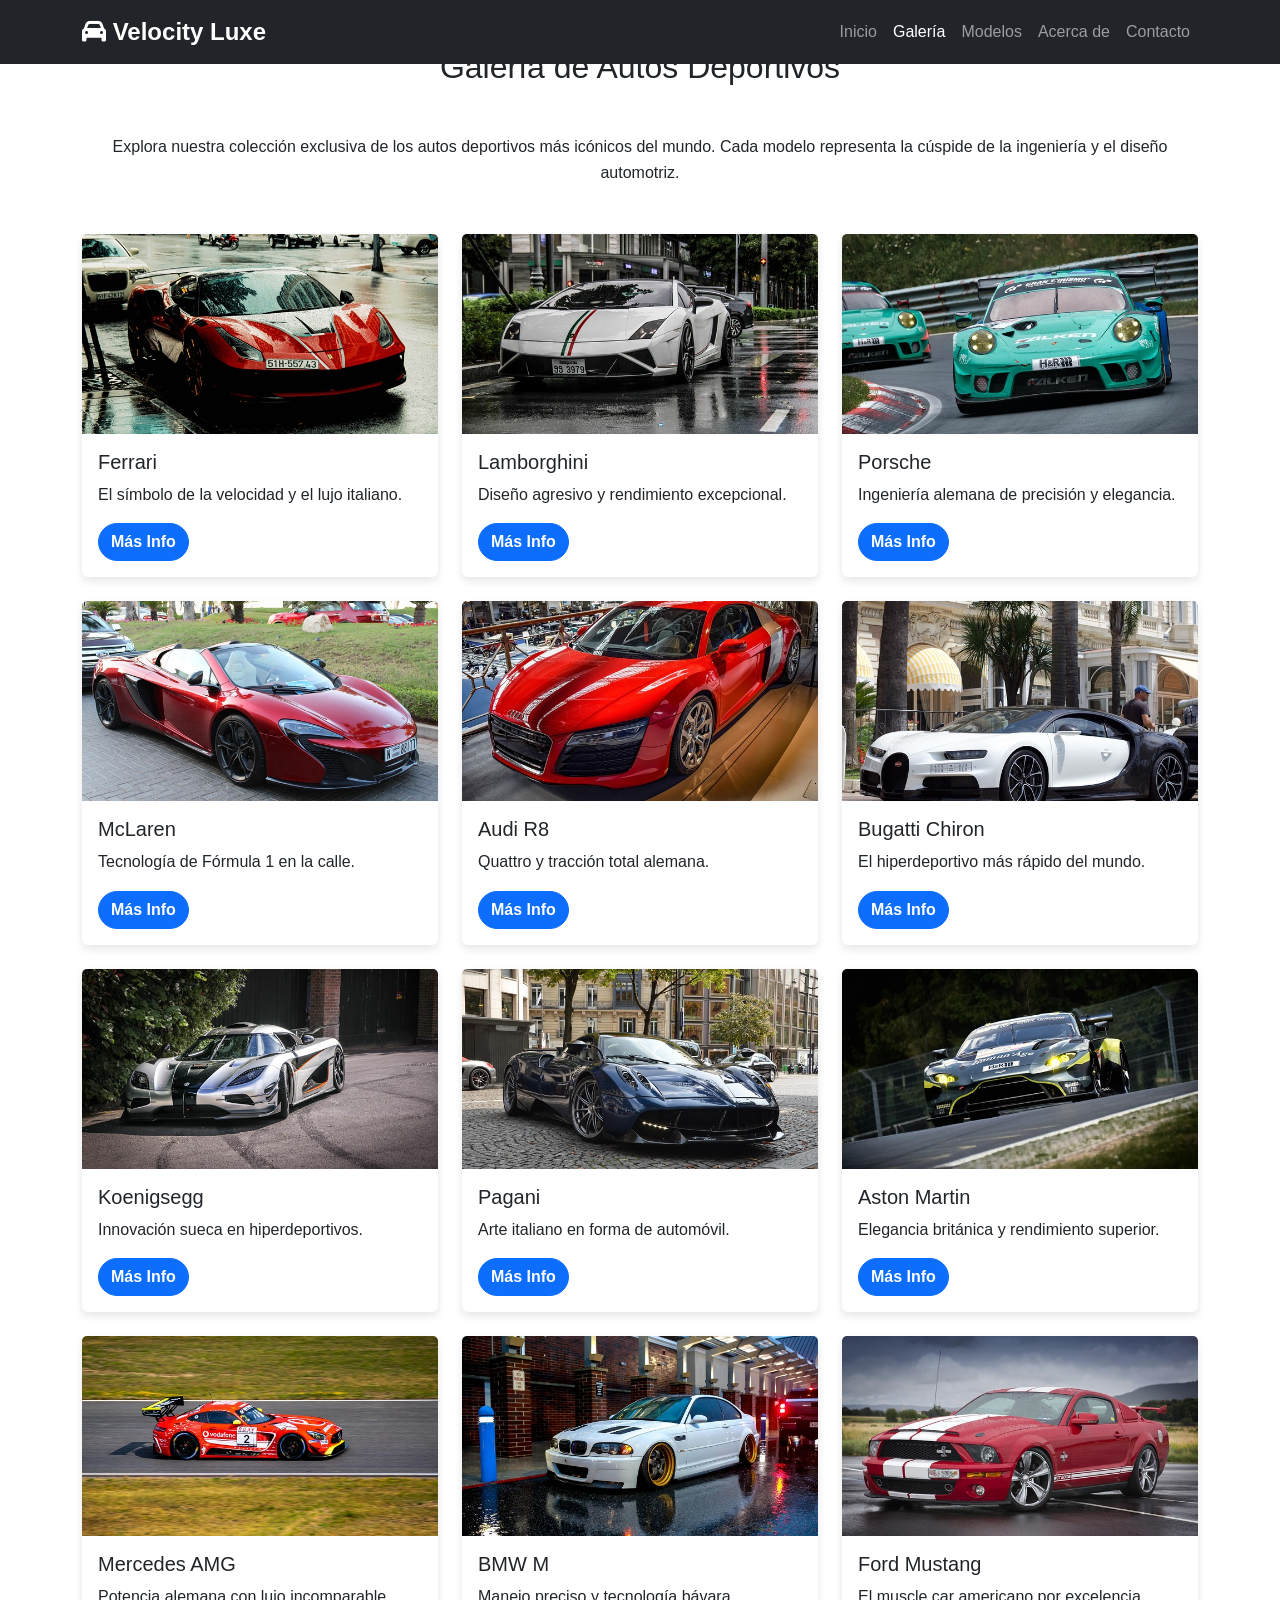
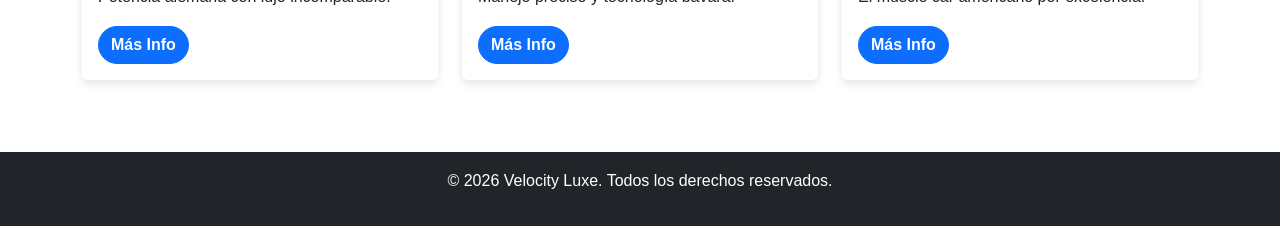
<file: bootstrap/galeria.html>
<!DOCTYPE html>
<html lang="es">
<head>
    <meta charset="UTF-8">
    <meta name="viewport" content="width=device-width, initial-scale=1.0">
    <meta name="description" content="Galería completa de autos deportivos premium. Explora Ferrari, Lamborghini, Porsche y más modelos icónicos.">
    <meta name="keywords" content="galería autos deportivos, supercars, Ferrari, Lamborghini, Porsche">
    <meta name="author" content="Velocity Luxe">
    <title>Galería - Velocity Luxe</title>
    <!-- Bootstrap CSS -->
    <link href="https://cdn.jsdelivr.net/npm/bootstrap@5.3.0/dist/css/bootstrap.min.css" rel="stylesheet">
    <!-- Font Awesome for icons -->
    <link rel="stylesheet" href="https://cdnjs.cloudflare.com/ajax/libs/font-awesome/6.0.0/css/all.min.css">
    <!-- Custom CSS -->
    <link href="css/custom.css" rel="stylesheet">
</head>
<body>
    <!-- Header -->
    <nav class="navbar navbar-expand-lg navbar-dark bg-dark fixed-top">
        <div class="container">
            <a class="navbar-brand" href="index.html">
                <i class="fas fa-car"></i> Velocity Luxe
            </a>
            <button class="navbar-toggler" type="button" data-bs-toggle="collapse" data-bs-target="#navbarNav" aria-controls="navbarNav" aria-expanded="false" aria-label="Toggle navigation">
                <span class="navbar-toggler-icon"></span>
            </button>
            <div class="collapse navbar-collapse" id="navbarNav">
                <ul class="navbar-nav ms-auto">
                    <li class="nav-item">
                        <a class="nav-link" href="index.html">Inicio</a>
                    </li>
                    <li class="nav-item">
                        <a class="nav-link active" href="galeria.html">Galería</a>
                    </li>
                    <li class="nav-item">
                        <a class="nav-link" href="modelos.html">Modelos</a>
                    </li>
                    <li class="nav-item">
                        <a class="nav-link" href="acerca.html">Acerca de</a>
                    </li>
                    <li class="nav-item">
                        <a class="nav-link" href="contacto.html">Contacto</a>
                    </li>
                </ul>
            </div>
        </div>
    </nav>

    <!-- Galería -->
    <section id="galeria" class="py-5" style="padding-top: 100px;">
        <div class="container">
            <h2 class="text-center mb-5">Galería de Autos Deportivos</h2>
            <p class="text-center mb-5">Explora nuestra colección exclusiva de los autos deportivos más icónicos del mundo. Cada modelo representa la cúspide de la ingeniería y el diseño automotriz.</p>
            <div class="row">
                <div class="col-md-4 mb-4">
                    <div class="card">
                        <img src="../Image/ferrari.jpg" class="card-img-top" alt="Ferrari">
                        <div class="card-body">
                            <h5 class="card-title">Ferrari</h5>
                            <p class="card-text">El símbolo de la velocidad y el lujo italiano.</p>
                            <button class="btn btn-primary" data-bs-toggle="modal" data-bs-target="#ferrariModal">Más Info</button>
                        </div>
                    </div>
                </div>
                <div class="col-md-4 mb-4">
                    <div class="card">
                        <img src="../Image/lamborghini.jpg" class="card-img-top" alt="Lamborghini">
                        <div class="card-body">
                            <h5 class="card-title">Lamborghini</h5>
                            <p class="card-text">Diseño agresivo y rendimiento excepcional.</p>
                            <button class="btn btn-primary" data-bs-toggle="modal" data-bs-target="#lamboModal">Más Info</button>
                        </div>
                    </div>
                </div>
                <div class="col-md-4 mb-4">
                    <div class="card">
                        <img src="../Image/porsche.jpg" class="card-img-top" alt="Porsche">
                        <div class="card-body">
                            <h5 class="card-title">Porsche</h5>
                            <p class="card-text">Ingeniería alemana de precisión y elegancia.</p>
                            <button class="btn btn-primary" data-bs-toggle="modal" data-bs-target="#porscheModal">Más Info</button>
                        </div>
                    </div>
                </div>
                <div class="col-md-4 mb-4">
                    <div class="card">
                        <img src="../Image/mclaren.jpg" class="card-img-top" alt="McLaren">
                        <div class="card-body">
                            <h5 class="card-title">McLaren</h5>
                            <p class="card-text">Tecnología de Fórmula 1 en la calle.</p>
                            <button class="btn btn-primary" data-bs-toggle="modal" data-bs-target="#mclarenModal">Más Info</button>
                        </div>
                    </div>
                </div>
                <div class="col-md-4 mb-4">
                    <div class="card">
                        <img src="../Image/audi-r8.jpg" class="card-img-top" alt="Audi R8">
                        <div class="card-body">
                            <h5 class="card-title">Audi R8</h5>
                            <p class="card-text">Quattro y tracción total alemana.</p>
                            <button class="btn btn-primary" data-bs-toggle="modal" data-bs-target="#audiModal">Más Info</button>
                        </div>
                    </div>
                </div>
                <div class="col-md-4 mb-4">
                    <div class="card">
                        <img src="../Image/Bugatti-Chiron.jpg" class="card-img-top" alt="Bugatti Chiron">
                        <div class="card-body">
                            <h5 class="card-title">Bugatti Chiron</h5>
                            <p class="card-text">El hiperdeportivo más rápido del mundo.</p>
                            <button class="btn btn-primary" data-bs-toggle="modal" data-bs-target="#bugattiModal">Más Info</button>
                        </div>
                    </div>
                </div>
                <div class="col-md-4 mb-4">
                    <div class="card">
                        <img src="../Image/koenigsegg.jpg" class="card-img-top" alt="Koenigsegg">
                        <div class="card-body">
                            <h5 class="card-title">Koenigsegg</h5>
                            <p class="card-text">Innovación sueca en hiperdeportivos.</p>
                            <button class="btn btn-primary" data-bs-toggle="modal" data-bs-target="#koenigseggModal">Más Info</button>
                        </div>
                    </div>
                </div>
                <div class="col-md-4 mb-4">
                    <div class="card">
                        <img src="../Image/pagani.jpg" class="card-img-top" alt="Pagani">
                        <div class="card-body">
                            <h5 class="card-title">Pagani</h5>
                            <p class="card-text">Arte italiano en forma de automóvil.</p>
                            <button class="btn btn-primary" data-bs-toggle="modal" data-bs-target="#paganiModal">Más Info</button>
                        </div>
                    </div>
                </div>
                <div class="col-md-4 mb-4">
                    <div class="card">
                        <img src="../Image/aston-martin.jpg" class="card-img-top" alt="Aston Martin">
                        <div class="card-body">
                            <h5 class="card-title">Aston Martin</h5>
                            <p class="card-text">Elegancia británica y rendimiento superior.</p>
                            <button class="btn btn-primary" data-bs-toggle="modal" data-bs-target="#astonModal">Más Info</button>
                        </div>
                    </div>
                </div>
                <div class="col-md-4 mb-4">
                    <div class="card">
                        <img src="../Image/mercedes-amg.jpg" class="card-img-top" alt="Mercedes AMG">
                        <div class="card-body">
                            <h5 class="card-title">Mercedes AMG</h5>
                            <p class="card-text">Potencia alemana con lujo incomparable.</p>
                            <button class="btn btn-primary" data-bs-toggle="modal" data-bs-target="#mercedesModal">Más Info</button>
                        </div>
                    </div>
                </div>
                <div class="col-md-4 mb-4">
                    <div class="card">
                        <img src="../Image/bmw-m.jpg" class="card-img-top" alt="BMW M">
                        <div class="card-body">
                            <h5 class="card-title">BMW M</h5>
                            <p class="card-text">Manejo preciso y tecnología bávara.</p>
                            <button class="btn btn-primary" data-bs-toggle="modal" data-bs-target="#bmwModal">Más Info</button>
                        </div>
                    </div>
                </div>
                <div class="col-md-4 mb-4">
                    <div class="card">
                        <img src="../Image/ford-mustang.jpg" class="card-img-top" alt="Ford Mustang">
                        <div class="card-body">
                            <h5 class="card-title">Ford Mustang</h5>
                            <p class="card-text">El muscle car americano por excelencia.</p>
                            <button class="btn btn-primary" data-bs-toggle="modal" data-bs-target="#fordModal">Más Info</button>
                        </div>
                    </div>
                </div>
            </div>
        </div>
    </section>

    <!-- Modales -->
    <div class="modal fade" id="ferrariModal" tabindex="-1" aria-labelledby="ferrariModalLabel" aria-hidden="true">
        <div class="modal-dialog">
            <div class="modal-content">
                <div class="modal-header">
                    <h5 class="modal-title" id="ferrariModalLabel">Ferrari 488</h5>
                    <button type="button" class="btn-close" data-bs-dismiss="modal" aria-label="Close"></button>
                </div>
                <div class="modal-body">
                    <img src="../Image/ferrari-modal.jpg" class="img-fluid mb-3" alt="Ferrari 488">
                    <p>El Ferrari 488 es un automóvil superdeportivo de motor central-trasero montado longitudinalmente y de tracción trasera, con un motor V8 biturbo de 3.9 litros que produce 670 CV. Acelera de 0 a 100 km/h en 3.0 segundos y alcanza una velocidad máxima de 330 km/h.</p>
                    <div class="row mt-3">
                        <div class="col-6">
                            <strong>Motor:</strong> V8 3.9L Twin-Turbo<br>
                            <strong>Potencia:</strong> 670 CV<br>
                            <strong>0-100 km/h:</strong> 3.0s
                        </div>
                        <div class="col-6">
                            <strong>Velocidad Máx:</strong> 330 km/h<br>
                            <strong>Tracción:</strong> Trasera<br>
                            <strong>Peso:</strong> 1,370 kg
                        </div>
                    </div>
                </div>
            </div>
        </div>
    </div>
    <!-- Agregar modales para los nuevos autos -->
    <div class="modal fade" id="koenigseggModal" tabindex="-1" aria-labelledby="koenigseggModalLabel" aria-hidden="true">
        <div class="modal-dialog">
            <div class="modal-content">
                <div class="modal-header">
                    <h5 class="modal-title" id="koenigseggModalLabel">Koenigsegg Jesko</h5>
                    <button type="button" class="btn-close" data-bs-dismiss="modal" aria-label="Close"></button>
                </div>
                <div class="modal-body">
                    <img src="../Image/koenigsegg-modal.jpg" class="img-fluid mb-3" alt="Koenigsegg Jesko">
                    <p>El Koenigsegg Jesko es un hiperdeportivo sueco con motor V8 biturbo de 5.0 litros que produce más de 1600 CV. Acelera de 0 a 100 km/h en 2.5 segundos y alcanza una velocidad máxima de 480 km/h.</p>
                    <div class="row mt-3">
                        <div class="col-6">
                            <strong>Motor:</strong> V8 5.0L Twin-Turbo<br>
                            <strong>Potencia:</strong> 1,600+ CV<br>
                            <strong>0-100 km/h:</strong> 2.5s
                        </div>
                        <div class="col-6">
                            <strong>Velocidad Máx:</strong> 480 km/h<br>
                            <strong>Tracción:</strong> Trasera<br>
                            <strong>Peso:</strong> 1,420 kg
                        </div>
                    </div>
                </div>
            </div>
        </div>
    </div>

    <div class="modal fade" id="lamboModal" tabindex="-1" aria-labelledby="lamboModalLabel" aria-hidden="true">
        <div class="modal-dialog">
            <div class="modal-content">
                <div class="modal-header">
                    <h5 class="modal-title" id="lamboModalLabel">Lamborghini Huracan</h5>
                    <button type="button" class="btn-close" data-bs-dismiss="modal" aria-label="Close"></button>
                </div>
                <div class="modal-body">
                    <img src="../Image/lamborghini-modal.jpg" class="img-fluid mb-3" alt="Lamborghini Huracan">
                    <p>El Lamborghini Huracan es un superdeportivo con motor V10 atmosférico de 5.2 litros que produce 640 CV. Acelera de 0 a 100 km/h en 2.9 segundos y alcanza una velocidad máxima de 325 km/h.</p>
                    <div class="row mt-3">
                        <div class="col-6">
                            <strong>Motor:</strong> V10 5.2L<br>
                            <strong>Potencia:</strong> 640 CV<br>
                            <strong>0-100 km/h:</strong> 2.9s
                        </div>
                        <div class="col-6">
                            <strong>Velocidad Máx:</strong> 325 km/h<br>
                            <strong>Tracción:</strong> Integral<br>
                            <strong>Peso:</strong> 1,422 kg
                        </div>
                    </div>
                </div>
            </div>
        </div>
    </div>

    <div class="modal fade" id="porscheModal" tabindex="-1" aria-labelledby="porscheModalLabel" aria-hidden="true">
        <div class="modal-dialog">
            <div class="modal-content">
                <div class="modal-header">
                    <h5 class="modal-title" id="porscheModalLabel">Porsche 911</h5>
                    <button type="button" class="btn-close" data-bs-dismiss="modal" aria-label="Close"></button>
                </div>
                <div class="modal-body">
                    <img src="../Image/porsche-modal.jpg" class="img-fluid mb-3" alt="Porsche 911">
                    <p>El Porsche 911 es un ícono automotriz con motor bóxer de 6 cilindros opuestos. La versión Turbo S produce 650 CV con motor twin-turbo de 3.7 litros. Acelera de 0 a 100 km/h en 2.7 segundos y alcanza 330 km/h.</p>
                    <div class="row mt-3">
                        <div class="col-6">
                            <strong>Motor:</strong> Boxer 6 3.7L Twin-Turbo<br>
                            <strong>Potencia:</strong> 650 CV<br>
                            <strong>0-100 km/h:</strong> 2.7s
                        </div>
                        <div class="col-6">
                            <strong>Velocidad Máx:</strong> 330 km/h<br>
                            <strong>Tracción:</strong> Integral<br>
                            <strong>Peso:</strong> 1,645 kg
                        </div>
                    </div>
                </div>
            </div>
        </div>
    </div>

    <div class="modal fade" id="mclarenModal" tabindex="-1" aria-labelledby="mclarenModalLabel" aria-hidden="true">
        <div class="modal-dialog">
            <div class="modal-content">
                <div class="modal-header">
                    <h5 class="modal-title" id="mclarenModalLabel">McLaren 720S</h5>
                    <button type="button" class="btn-close" data-bs-dismiss="modal" aria-label="Close"></button>
                </div>
                <div class="modal-body">
                    <img src="../Image/mclaren-modal.jpg" class="img-fluid mb-3" alt="McLaren 720S">
                    <p>El McLaren 720S es un superdeportivo con motor V8 twin-turbo de 4.0 litros que produce 720 CV. Acelera de 0 a 100 km/h en 2.8 segundos y alcanza una velocidad máxima de 341 km/h.</p>
                    <div class="row mt-3">
                        <div class="col-6">
                            <strong>Motor:</strong> V8 4.0L Twin-Turbo<br>
                            <strong>Potencia:</strong> 720 CV<br>
                            <strong>0-100 km/h:</strong> 2.8s
                        </div>
                        <div class="col-6">
                            <strong>Velocidad Máx:</strong> 341 km/h<br>
                            <strong>Tracción:</strong> Trasera<br>
                            <strong>Peso:</strong> 1,283 kg
                        </div>
                    </div>
                </div>
            </div>
        </div>
    </div>

    <div class="modal fade" id="audiModal" tabindex="-1" aria-labelledby="audiModalLabel" aria-hidden="true">
        <div class="modal-dialog">
            <div class="modal-content">
                <div class="modal-header">
                    <h5 class="modal-title" id="audiModalLabel">Audi R8</h5>
                    <button type="button" class="btn-close" data-bs-dismiss="modal" aria-label="Close"></button>
                </div>
                <div class="modal-body">
                    <img src="../Image/audi-modal.jpg" class="img-fluid mb-3" alt="Audi R8">
                    <p>El Audi R8 es un superdeportivo con motor V10 atmosférico de 5.2 litros que produce 620 CV. Acelera de 0 a 100 km/h en 3.1 segundos y alcanza una velocidad máxima de 330 km/h.</p>
                    <div class="row mt-3">
                        <div class="col-6">
                            <strong>Motor:</strong> V10 5.2L<br>
                            <strong>Potencia:</strong> 620 CV<br>
                            <strong>0-100 km/h:</strong> 3.1s
                        </div>
                        <div class="col-6">
                            <strong>Velocidad Máx:</strong> 330 km/h<br>
                            <strong>Tracción:</strong> Integral Quattro<br>
                            <strong>Peso:</strong> 1,695 kg
                        </div>
                    </div>
                </div>
            </div>
        </div>
    </div>

    <div class="modal fade" id="bugattiModal" tabindex="-1" aria-labelledby="bugattiModalLabel" aria-hidden="true">
        <div class="modal-dialog">
            <div class="modal-content">
                <div class="modal-header">
                    <h5 class="modal-title" id="bugattiModalLabel">Bugatti Chiron</h5>
                    <button type="button" class="btn-close" data-bs-dismiss="modal" aria-label="Close"></button>
                </div>
                <div class="modal-body">
                    <img src="../Image/bugatti-modal.jpg" class="img-fluid mb-3" alt="Bugatti Chiron">
                    <p>El Bugatti Chiron es el hiperdeportivo más rápido del mundo con motor W16 quad-turbo de 8.0 litros que produce 1500 CV. Acelera de 0 a 100 km/h en 2.4 segundos y alcanza una velocidad máxima de 420 km/h.</p>
                    <div class="row mt-3">
                        <div class="col-6">
                            <strong>Motor:</strong> W16 8.0L Quad-Turbo<br>
                            <strong>Potencia:</strong> 1,500 CV<br>
                            <strong>0-100 km/h:</strong> 2.4s
                        </div>
                        <div class="col-6">
                            <strong>Velocidad Máx:</strong> 420 km/h<br>
                            <strong>Tracción:</strong> Integral<br>
                            <strong>Peso:</strong> 1,996 kg
                        </div>
                    </div>
                </div>
            </div>
        </div>
    </div>

    <div class="modal fade" id="paganiModal" tabindex="-1" aria-labelledby="paganiModalLabel" aria-hidden="true">
        <div class="modal-dialog">
            <div class="modal-content">
                <div class="modal-header">
                    <h5 class="modal-title" id="paganiModalLabel">Pagani Huayra</h5>
                    <button type="button" class="btn-close" data-bs-dismiss="modal" aria-label="Close"></button>
                </div>
                <div class="modal-body">
                    <img src="../Image/pagani-modal.jpg" class="img-fluid mb-3" alt="Pagani Huayra">
                    <p>El Pagani Huayra es una obra de arte automotriz con motor V12 twin-turbo AMG de 6.0 litros que produce 730 CV. Acelera de 0 a 100 km/h en 3.0 segundos y alcanza una velocidad máxima de 370 km/h.</p>
                    <div class="row mt-3">
                        <div class="col-6">
                            <strong>Motor:</strong> V12 6.0L Twin-Turbo<br>
                            <strong>Potencia:</strong> 730 CV<br>
                            <strong>0-100 km/h:</strong> 3.0s
                        </div>
                        <div class="col-6">
                            <strong>Velocidad Máx:</strong> 370 km/h<br>
                            <strong>Tracción:</strong> Trasera<br>
                            <strong>Peso:</strong> 1,350 kg
                        </div>
                    </div>
                </div>
            </div>
        </div>
    </div>

    <div class="modal fade" id="astonModal" tabindex="-1" aria-labelledby="astonModalLabel" aria-hidden="true">
        <div class="modal-dialog">
            <div class="modal-content">
                <div class="modal-header">
                    <h5 class="modal-title" id="astonModalLabel">Aston Martin DBS</h5>
                    <button type="button" class="btn-close" data-bs-dismiss="modal" aria-label="Close"></button>
                </div>
                <div class="modal-body">
                    <img src="../Image/aston-martin-modal.jpg" class="img-fluid mb-3" alt="Aston Martin DBS">
                    <p>El Aston Martin DBS Superleggera es un gran turismo con motor V12 twin-turbo de 5.2 litros que produce 725 CV. Acelera de 0 a 100 km/h en 3.4 segundos y alcanza una velocidad máxima de 340 km/h.</p>
                    <div class="row mt-3">
                        <div class="col-6">
                            <strong>Motor:</strong> V12 5.2L Twin-Turbo<br>
                            <strong>Potencia:</strong> 725 CV<br>
                            <strong>0-100 km/h:</strong> 3.4s
                        </div>
                        <div class="col-6">
                            <strong>Velocidad Máx:</strong> 340 km/h<br>
                            <strong>Tracción:</strong> Trasera<br>
                            <strong>Peso:</strong> 1,693 kg
                        </div>
                    </div>
                </div>
            </div>
        </div>
    </div>

    <div class="modal fade" id="mercedesModal" tabindex="-1" aria-labelledby="mercedesModalLabel" aria-hidden="true">
        <div class="modal-dialog">
            <div class="modal-content">
                <div class="modal-header">
                    <h5 class="modal-title" id="mercedesModalLabel">Mercedes AMG GT</h5>
                    <button type="button" class="btn-close" data-bs-dismiss="modal" aria-label="Close"></button>
                </div>
                <div class="modal-body">
                    <img src="../Image/mercedes-amg-modal.jpg" class="img-fluid mb-3" alt="Mercedes AMG GT">
                    <p>El Mercedes AMG GT es un superdeportivo con motor V8 twin-turbo de 4.0 litros que produce 730 CV. Acelera de 0 a 100 km/h en 3.2 segundos y alcanza una velocidad máxima de 325 km/h.</p>
                    <div class="row mt-3">
                        <div class="col-6">
                            <strong>Motor:</strong> V8 4.0L Twin-Turbo<br>
                            <strong>Potencia:</strong> 730 CV<br>
                            <strong>0-100 km/h:</strong> 3.2s
                        </div>
                        <div class="col-6">
                            <strong>Velocidad Máx:</strong> 325 km/h<br>
                            <strong>Tracción:</strong> Trasera<br>
                            <strong>Peso:</strong> 1,540 kg
                        </div>
                    </div>
                </div>
            </div>
        </div>
    </div>

    <div class="modal fade" id="bmwModal" tabindex="-1" aria-labelledby="bmwModalLabel" aria-hidden="true">
        <div class="modal-dialog">
            <div class="modal-content">
                <div class="modal-header">
                    <h5 class="modal-title" id="bmwModalLabel">BMW M8</h5>
                    <button type="button" class="btn-close" data-bs-dismiss="modal" aria-label="Close"></button>
                </div>
                <div class="modal-body">
                    <img src="../Image/bmw-m-modal.jpg" class="img-fluid mb-3" alt="BMW M8">
                    <p>El BMW M8 Competition es un gran turismo de alto rendimiento con motor V8 twin-turbo de 4.4 litros que produce 625 CV. Acelera de 0 a 100 km/h en 3.2 segundos y alcanza una velocidad máxima de 305 km/h.</p>
                    <div class="row mt-3">
                        <div class="col-6">
                            <strong>Motor:</strong> V8 4.4L Twin-Turbo<br>
                            <strong>Potencia:</strong> 625 CV<br>
                            <strong>0-100 km/h:</strong> 3.2s
                        </div>
                        <div class="col-6">
                            <strong>Velocidad Máx:</strong> 305 km/h<br>
                            <strong>Tracción:</strong> Integral xDrive<br>
                            <strong>Peso:</strong> 1,970 kg
                        </div>
                    </div>
                </div>
            </div>
        </div>
    </div>

    <div class="modal fade" id="fordModal" tabindex="-1" aria-labelledby="fordModalLabel" aria-hidden="true">
        <div class="modal-dialog">
            <div class="modal-content">
                <div class="modal-header">
                    <h5 class="modal-title" id="fordModalLabel">Ford Mustang Shelby GT500</h5>
                    <button type="button" class="btn-close" data-bs-dismiss="modal" aria-label="Close"></button>
                </div>
                <div class="modal-body">
                    <img src="../Image/ford-mustang-modal.jpg" class="img-fluid mb-3" alt="Ford Mustang Shelby GT500">
                    <p>El Ford Mustang Shelby GT500 es un muscle car americano con motor V8 supercargado de 5.2 litros que produce 760 CV. Acelera de 0 a 100 km/h en 3.5 segundos y alcanza una velocidad máxima de 295 km/h.</p>
                    <div class="row mt-3">
                        <div class="col-6">
                            <strong>Motor:</strong> V8 5.2L Supercargado<br>
                            <strong>Potencia:</strong> 760 CV<br>
                            <strong>0-100 km/h:</strong> 3.5s
                        </div>
                        <div class="col-6">
                            <strong>Velocidad Máx:</strong> 295 km/h<br>
                            <strong>Tracción:</strong> Trasera<br>
                            <strong>Peso:</strong> 1,700 kg
                        </div>
                    </div>
                </div>
            </div>
        </div>
    </div>
    
    <!-- Footer -->
    <footer class="bg-dark text-white text-center py-3">
        <div class="container">
            <p>&copy; 2026 Velocity Luxe. Todos los derechos reservados.</p>
        </div>
    </footer>

    <!-- Bootstrap JS -->
    <script src="https://cdn.jsdelivr.net/npm/bootstrap@5.3.0/dist/js/bootstrap.bundle.min.js"></script>
    <!-- Custom JS -->
    <script src="js/custom.js"></script>
</body>
</html>
</file>
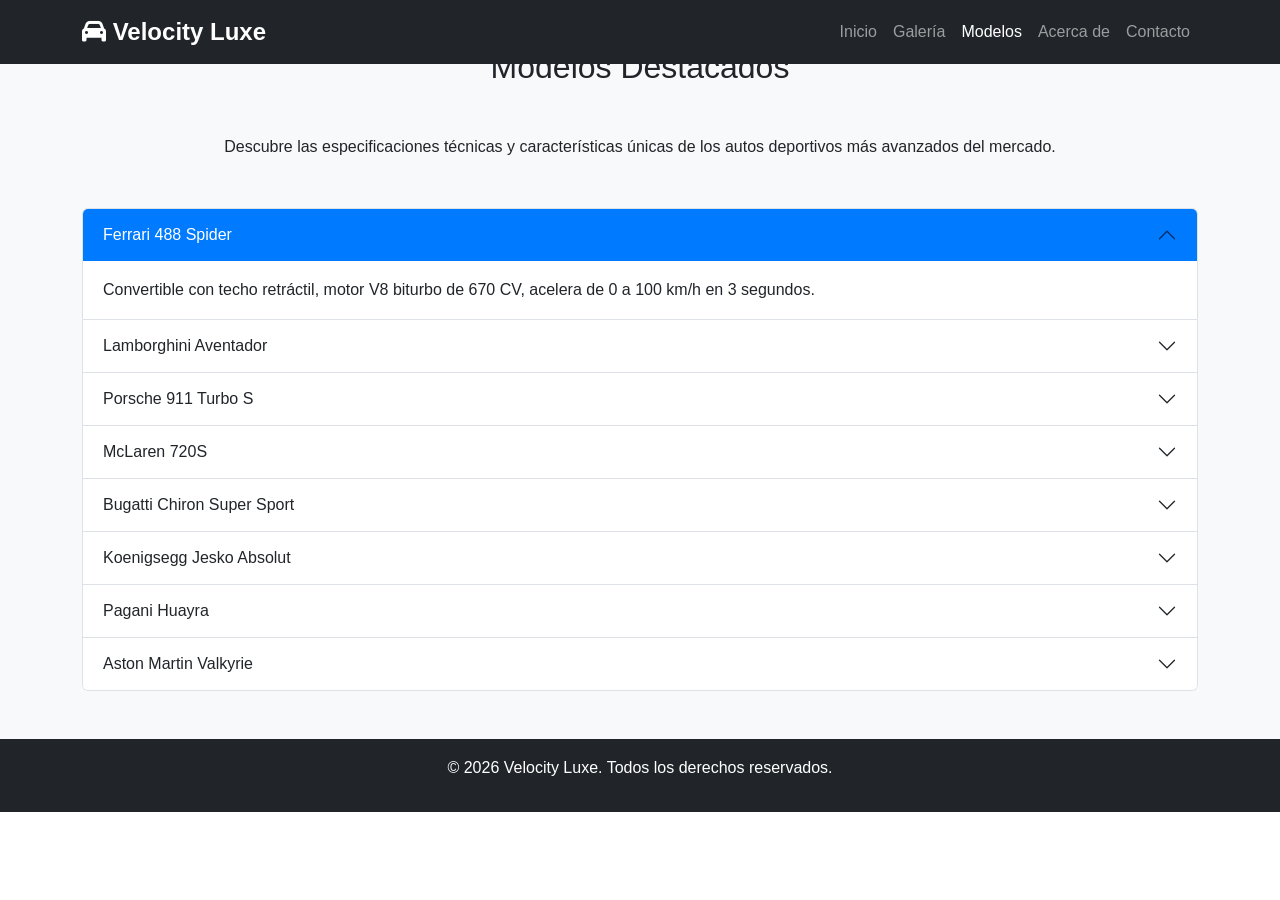
<file: bootstrap/modelos.html>
<!DOCTYPE html>
<html lang="es">
<head>
    <meta charset="UTF-8">
    <meta name="viewport" content="width=device-width, initial-scale=1.0">
    <meta name="description" content="Modelos destacados de autos deportivos. Especificaciones técnicas y detalles de los supercars más avanzados.">
    <meta name="keywords" content="modelos autos deportivos, especificaciones, Ferrari, Lamborghini, Porsche">
    <meta name="author" content="Velocity Luxe">
    <title>Modelos - Velocity Luxe</title>
    <!-- Bootstrap CSS -->
    <link href="https://cdn.jsdelivr.net/npm/bootstrap@5.3.0/dist/css/bootstrap.min.css" rel="stylesheet">
    <!-- Font Awesome for icons -->
    <link rel="stylesheet" href="https://cdnjs.cloudflare.com/ajax/libs/font-awesome/6.0.0/css/all.min.css">
    <!-- Custom CSS -->
    <link href="css/custom.css" rel="stylesheet">
</head>
<body>
    <!-- Header -->
    <nav class="navbar navbar-expand-lg navbar-dark bg-dark fixed-top">
        <div class="container">
            <a class="navbar-brand" href="index.html">
                <i class="fas fa-car"></i> Velocity Luxe
            </a>
            <button class="navbar-toggler" type="button" data-bs-toggle="collapse" data-bs-target="#navbarNav" aria-controls="navbarNav" aria-expanded="false" aria-label="Toggle navigation">
                <span class="navbar-toggler-icon"></span>
            </button>
            <div class="collapse navbar-collapse" id="navbarNav">
                <ul class="navbar-nav ms-auto">
                    <li class="nav-item">
                        <a class="nav-link" href="index.html">Inicio</a>
                    </li>
                    <li class="nav-item">
                        <a class="nav-link" href="galeria.html">Galería</a>
                    </li>
                    <li class="nav-item">
                        <a class="nav-link active" href="modelos.html">Modelos</a>
                    </li>
                    <li class="nav-item">
                        <a class="nav-link" href="acerca.html">Acerca de</a>
                    </li>
                    <li class="nav-item">
                        <a class="nav-link" href="contacto.html">Contacto</a>
                    </li>
                </ul>
            </div>
        </div>
    </nav>

    <!-- Modelos Destacados -->
    <section id="modelos" class="py-5 bg-light" style="padding-top: 100px;">
        <div class="container">
            <h2 class="text-center mb-5">Modelos Destacados</h2>
            <p class="text-center mb-5">Descubre las especificaciones técnicas y características únicas de los autos deportivos más avanzados del mercado.</p>
            <div class="accordion" id="modelosAccordion">
                <div class="accordion-item">
                    <h2 class="accordion-header" id="headingOne">
                        <button class="accordion-button" type="button" data-bs-toggle="collapse" data-bs-target="#collapseOne" aria-expanded="true" aria-controls="collapseOne">
                            Ferrari 488 Spider
                        </button>
                    </h2>
                    <div id="collapseOne" class="accordion-collapse collapse show" aria-labelledby="headingOne" data-bs-parent="#modelosAccordion">
                        <div class="accordion-body">
                            Convertible con techo retráctil, motor V8 biturbo de 670 CV, acelera de 0 a 100 km/h en 3 segundos.
                        </div>
                    </div>
                </div>
                <div class="accordion-item">
                    <h2 class="accordion-header" id="headingTwo">
                        <button class="accordion-button collapsed" type="button" data-bs-toggle="collapse" data-bs-target="#collapseTwo" aria-expanded="false" aria-controls="collapseTwo">
                            Lamborghini Aventador
                        </button>
                    </h2>
                    <div id="collapseTwo" class="accordion-collapse collapse" aria-labelledby="headingTwo" data-bs-parent="#modelosAccordion">
                        <div class="accordion-body">
                            Motor V12 atmosférico de 6.5 litros con 700 CV, diseño icónico y sonido inconfundible.
                        </div>
                    </div>
                </div>
                <div class="accordion-item">
                    <h2 class="accordion-header" id="headingThree">
                        <button class="accordion-button collapsed" type="button" data-bs-toggle="collapse" data-bs-target="#collapseThree" aria-expanded="false" aria-controls="collapseThree">
                            Porsche 911 Turbo S
                        </button>
                    </h2>
                    <div id="collapseThree" class="accordion-collapse collapse" aria-labelledby="headingThree" data-bs-parent="#modelosAccordion">
                        <div class="accordion-body">
                            Versión turbo del 911 con 650 CV, tracción integral y suspensión adaptativa.
                        </div>
                    </div>
                </div>
                <!-- Más modelos agregados -->
                <div class="accordion-item">
                    <h2 class="accordion-header" id="headingFour">
                        <button class="accordion-button collapsed" type="button" data-bs-toggle="collapse" data-bs-target="#collapseFour" aria-expanded="false" aria-controls="collapseFour">
                            McLaren 720S
                        </button>
                    </h2>
                    <div id="collapseFour" class="accordion-collapse collapse" aria-labelledby="headingFour" data-bs-parent="#modelosAccordion">
                        <div class="accordion-body">
                            Motor V8 biturbo de 4.0 litros con 710 CV, aerodinámica activa y tecnología de F1.
                        </div>
                    </div>
                </div>
                <div class="accordion-item">
                    <h2 class="accordion-header" id="headingFive">
                        <button class="accordion-button collapsed" type="button" data-bs-toggle="collapse" data-bs-target="#collapseFive" aria-expanded="false" aria-controls="collapseFive">
                            Bugatti Chiron Super Sport
                        </button>
                    </h2>
                    <div id="collapseFive" class="accordion-collapse collapse" aria-labelledby="headingFive" data-bs-parent="#modelosAccordion">
                        <div class="accordion-body">
                            Versión limitada con 1600 CV, velocidad máxima de 490 km/h, el más rápido del mundo.
                        </div>
                    </div>
                </div>
                <div class="accordion-item">
                    <h2 class="accordion-header" id="headingSix">
                        <button class="accordion-button collapsed" type="button" data-bs-toggle="collapse" data-bs-target="#collapseSix" aria-expanded="false" aria-controls="collapseSix">
                            Koenigsegg Jesko Absolut
                        </button>
                    </h2>
                    <div id="collapseSix" class="accordion-collapse collapse" aria-labelledby="headingSix" data-bs-parent="#modelosAccordion">
                        <div class="accordion-body">
                            Diseñado para velocidad máxima, motor V8 de 1600 CV, aerodinámica optimizada.
                        </div>
                    </div>
                </div>
                <div class="accordion-item">
                    <h2 class="accordion-header" id="headingSeven">
                        <button class="accordion-button collapsed" type="button" data-bs-toggle="collapse" data-bs-target="#collapseSeven" aria-expanded="false" aria-controls="collapseSeven">
                            Pagani Huayra
                        </button>
                    </h2>
                    <div id="collapseSeven" class="accordion-collapse collapse" aria-labelledby="headingSeven" data-bs-parent="#modelosAccordion">
                        <div class="accordion-body">
                            Motor V12 biturbo de 6.0 litros con 730 CV, chasis de carbono y diseño artesanal.
                        </div>
                    </div>
                </div>
                <div class="accordion-item">
                    <h2 class="accordion-header" id="headingEight">
                        <button class="accordion-button collapsed" type="button" data-bs-toggle="collapse" data-bs-target="#collapseEight" aria-expanded="false" aria-controls="collapseEight">
                            Aston Martin Valkyrie
                        </button>
                    </h2>
                    <div id="collapseEight" class="accordion-collapse collapse" aria-labelledby="headingEight" data-bs-parent="#modelosAccordion">
                        <div class="accordion-body">
                            Hiperdeportivo híbrido con motor V6 biturbo y eléctricos, inspirado en F1.
                        </div>
                    </div>
                </div>
            </div>
        </div>
    </section>

    <!-- Footer -->
    <footer class="bg-dark text-white text-center py-3">
        <div class="container">
            <p>&copy; 2026 Velocity Luxe. Todos los derechos reservados.</p>
        </div>
    </footer>

    <!-- Bootstrap JS -->
    <script src="https://cdn.jsdelivr.net/npm/bootstrap@5.3.0/dist/js/bootstrap.bundle.min.js"></script>
    <!-- Custom JS -->
    <script src="js/custom.js"></script>
</body>
</html>
</file>
<file: bootstrap/css/custom.css>
/* General */
body {
    font-family: 'Segoe UI', Tahoma, Geneva, Verdana, sans-serif;
    line-height: 1.6;
}

/* Navbar */
.navbar-brand {
    font-weight: bold;
    font-size: 1.5rem;
}

/* Hero section */
.hero {
    position: relative;
}

.hero .carousel-item img {
    height: 100vh;
    object-fit: cover;
}

.hero-overlay {
    position: absolute;
    top: 0;
    left: 0;
    right: 0;
    bottom: 0;
    background: linear-gradient(45deg, rgba(0,0,0,0.7), rgba(0,0,0,0.3));
    display: flex;
    align-items: center;
    z-index: 2;
}

/* Features section */
.feature-icon {
    color: #007bff;
}

/* Cards en Galeria */
.card {
    transition: all 0.3s ease;
    border: none;
    box-shadow: 0 4px 8px rgba(0,0,0,0.1);
}

.card:hover {
    transform: translateY(-10px);
    box-shadow: 0 15px 30px rgba(0,0,0,0.2);
}

.card-img-top {
    height: 200px;
    object-fit: cover;
}

/* Buttons */
.btn {
    border-radius: 25px;
    font-weight: 600;
    transition: all 0.3s ease;
}

.btn:hover {
    transform: translateY(-2px);
    box-shadow: 0 5px 15px rgba(0,0,0,0.2);
}

/* Accordion */
.accordion-button:not(.collapsed) {
    background-color: #007bff;
    color: white;
    box-shadow: none;
}

.accordion-button:focus {
    box-shadow: none;
}

/* Testimonios */
.carousel-item blockquote {
    font-size: 1.2rem;
    font-style: italic;
}

/* Call to Action */
.bg-primary {
    background: linear-gradient(45deg, #007bff, #0056b3) !important;
}

/* Footer */
footer a:hover {
    color: #007bff !important;
    text-decoration: none;
}

.social-links a {
    transition: color 0.3s ease;
}

.social-links a:hover {
    color: #007bff !important;
}

/* Responsive */
@media (max-width: 768px) {
    .hero .carousel-item img {
        height: 70vh;
    }

    .hero-overlay {
        padding-top: 60px;
    }

    .display-4 {
        font-size: 2.5rem;
    }
}

/* Responsive adjustments */
@media (max-width: 768px) {
    .hero .carousel-item img {
        height: 100vh;
    }
    .hero-overlay h1 {
        font-size: 2.5rem;
    }
    .hero-overlay p {
        font-size: 1.1rem;
    }
    .carousel-item blockquote {
        font-size: 1rem;
    }
}

/* Sticky Footer */
html, body {
    height: 100%;
}

body {
    display: flex;
    flex-direction: column;
}

main {
    flex: 1;
}
</file>
